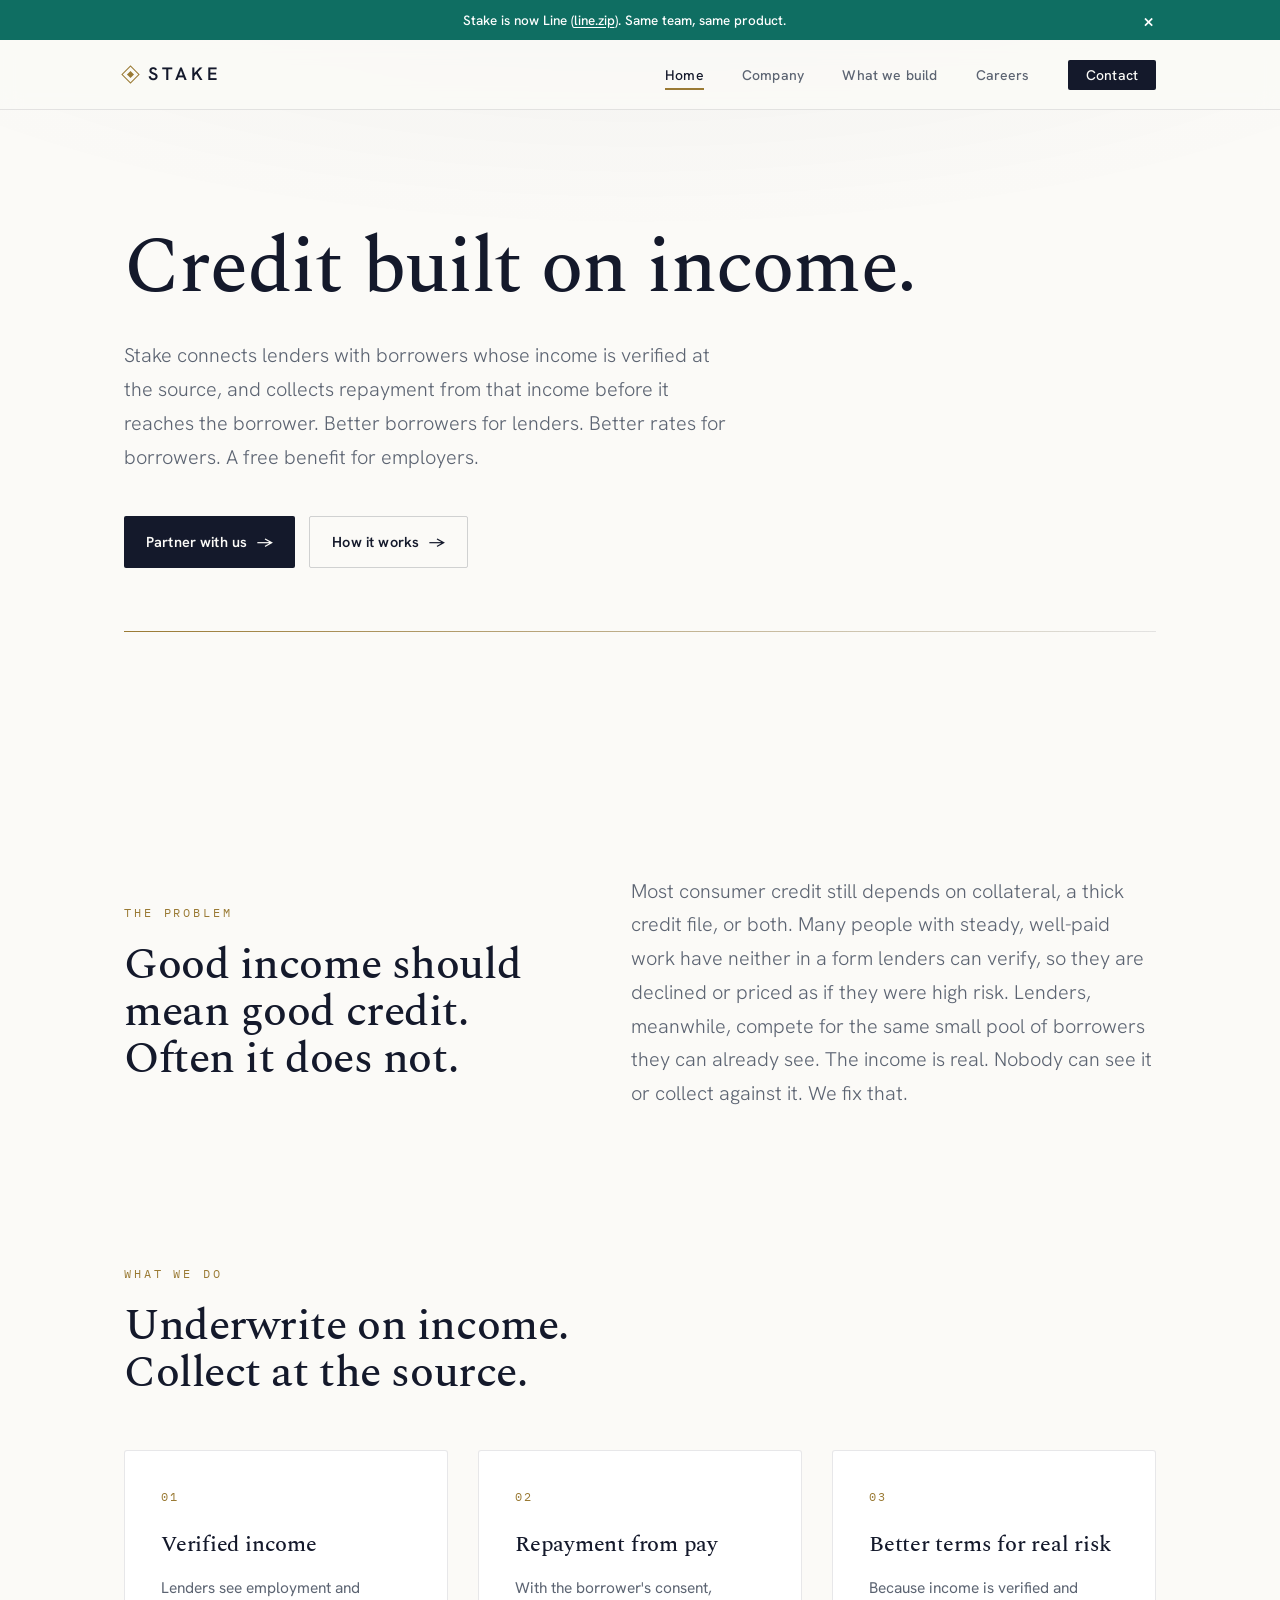
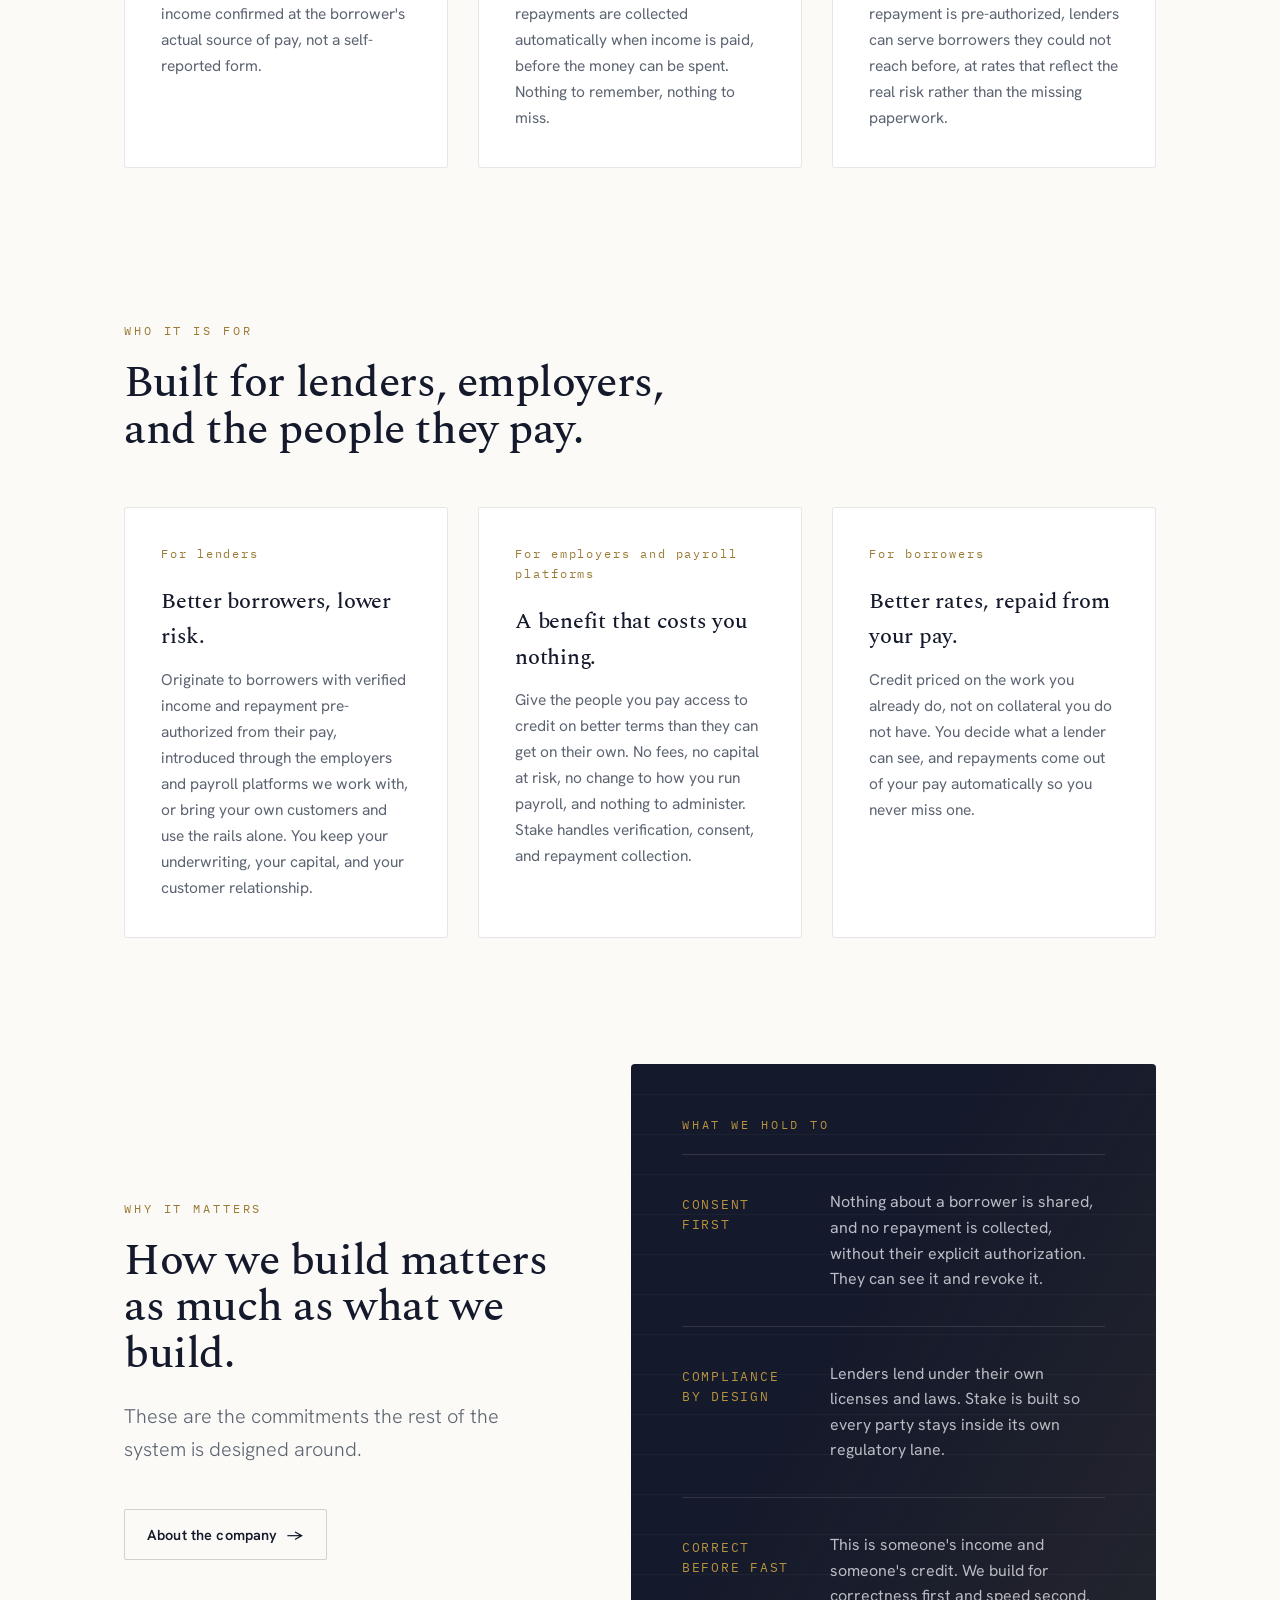
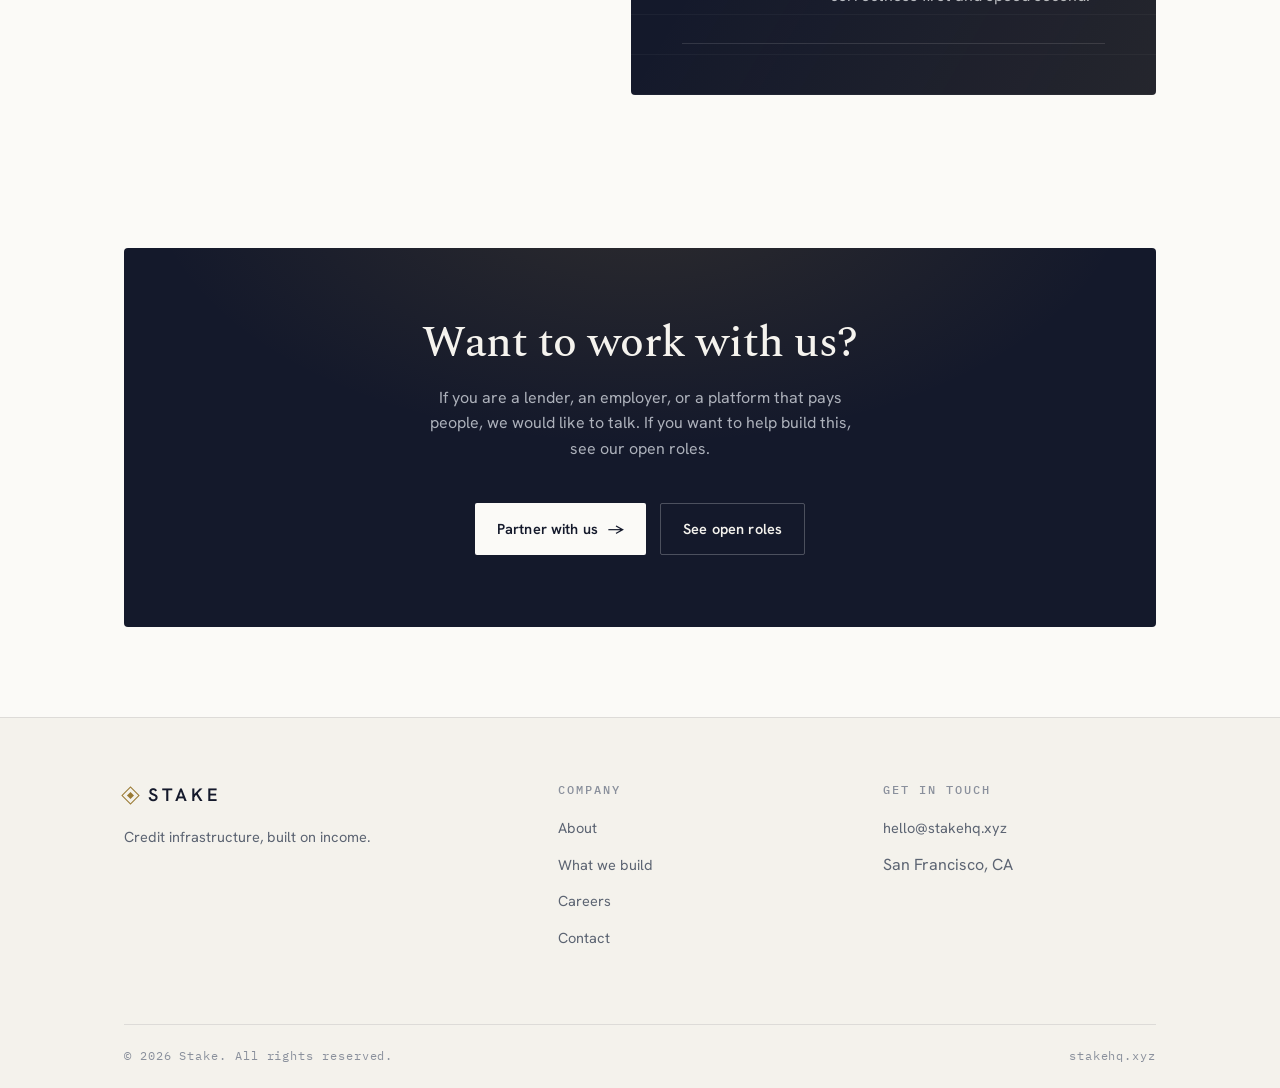
<file: index.html>
<!DOCTYPE html>
<html lang="en">
<head>
<meta charset="UTF-8" />
<meta name="viewport" content="width=device-width, initial-scale=1.0" />
<!-- Keep this site out of search results and AI training data. -->
<meta name="robots" content="noindex, nofollow, noarchive, nosnippet, noimageindex, nocache, noai, noimageai" />
<meta name="googlebot" content="noindex, nofollow, noarchive, nosnippet, noimageindex" />
<meta name="bingbot" content="noindex, nofollow, noarchive, nosnippet, noimageindex" />
<title>Stake | Credit built on income</title>
<meta name="description" content="Stake connects lenders with borrowers who have verified income and collects repayment from that income. Better credit for borrowers, better borrowers for lenders, and a free benefit for employers." />
<link rel="canonical" href="https://stakehq.xyz/" />
<meta property="og:title" content="Stake" />
<meta property="og:description" content="Credit infrastructure, built on income." />
<meta property="og:type" content="website" />
<meta property="og:url" content="https://stakehq.xyz/" />
<link rel="preconnect" href="https://fonts.googleapis.com" />
<link rel="preconnect" href="https://fonts.gstatic.com" crossorigin />
<link href="https://fonts.googleapis.com/css2?family=Hanken+Grotesk:wght@300;400;500;600&family=IBM+Plex+Mono:wght@400;500&family=Spectral:wght@400;500;600&display=swap" rel="stylesheet" />
<link rel="stylesheet" href="styles.css" />
</head>
<body>
  <script src="rename-banner.js"></script>

  <header class="site-header">
    <div class="wrap nav">
      <a class="brand" href="index.html"><span class="mark" aria-hidden="true"></span>Stake</a>
      <button class="nav-toggle" aria-label="Menu" aria-expanded="false" aria-controls="nav-links">
        <svg viewBox="0 0 24 24" fill="none" stroke="currentColor" stroke-width="1.6"><path d="M3 6h18M3 12h18M3 18h18"/></svg>
      </button>
      <ul class="nav-links" id="nav-links">
        <li><a href="index.html" aria-current="page">Home</a></li>
        <li><a href="about.html">Company</a></li>
        <li><a href="approach.html">What we build</a></li>
        <li><a href="careers.html">Careers</a></li>
        <li><a class="nav-cta" href="contact.html">Contact</a></li>
      </ul>
    </div>
  </header>

  <main>
    <!-- Hero -->
    <section class="wrap hero">
      <h1 class="display fade d2">Credit built on income.</h1>
      <p class="lede fade d3">Stake connects lenders with borrowers whose income is verified at the source, and collects repayment from that income before it reaches the borrower. Better borrowers for lenders. Better rates for borrowers. A free benefit for employers.</p>
      <div class="hero-actions fade d4">
        <a class="btn btn-primary" href="contact.html">Partner with us <span class="arrow" aria-hidden="true">→</span></a>
        <a class="btn btn-ghost" href="approach.html">How it works <span class="arrow" aria-hidden="true">→</span></a>
      </div>
      <div class="hairline" aria-hidden="true"></div>
    </section>

    <!-- The problem -->
    <section class="wrap section-tight">
      <div class="split">
        <div class="reveal">
          <p class="eyebrow">The problem</p>
          <h2 class="display">Good income should mean good credit. Often it does not.</h2>
        </div>
        <div class="reveal">
          <p class="lede" style="max-width:58ch">Most consumer credit still depends on collateral, a thick credit file, or both. Many people with steady, well-paid work have neither in a form lenders can verify, so they are declined or priced as if they were high risk. Lenders, meanwhile, compete for the same small pool of borrowers they can already see. The income is real. Nobody can see it or collect against it. We fix that.</p>
        </div>
      </div>
    </section>

    <!-- What we do -->
    <section class="wrap section">
      <div class="section-head reveal">
        <p class="eyebrow">What we do</p>
        <h2 class="display">Underwrite on income. Collect at the source.</h2>
      </div>
      <div class="grid grid-3">
        <div class="card reveal">
          <p class="idx">01</p>
          <h3>Verified income</h3>
          <p>Lenders see employment and income confirmed at the borrower's actual source of pay, not a self-reported form.</p>
        </div>
        <div class="card reveal">
          <p class="idx">02</p>
          <h3>Repayment from pay</h3>
          <p>With the borrower's consent, repayments are collected automatically when income is paid, before the money can be spent. Nothing to remember, nothing to miss.</p>
        </div>
        <div class="card reveal">
          <p class="idx">03</p>
          <h3>Better terms for real risk</h3>
          <p>Because income is verified and repayment is pre-authorized, lenders can serve borrowers they could not reach before, at rates that reflect the real risk rather than the missing paperwork.</p>
        </div>
      </div>
    </section>

    <!-- Who it's for -->
    <section class="wrap section-tight">
      <div class="section-head reveal">
        <p class="eyebrow">Who it is for</p>
        <h2 class="display">Built for lenders, employers, and the people they pay.</h2>
      </div>
      <div class="grid grid-3">
        <div class="card reveal">
          <p class="idx">For lenders</p>
          <h3>Better borrowers, lower risk.</h3>
          <p>Originate to borrowers with verified income and repayment pre-authorized from their pay, introduced through the employers and payroll platforms we work with, or bring your own customers and use the rails alone. You keep your underwriting, your capital, and your customer relationship.</p>
        </div>
        <div class="card reveal">
          <p class="idx">For employers and payroll platforms</p>
          <h3>A benefit that costs you nothing.</h3>
          <p>Give the people you pay access to credit on better terms than they can get on their own. No fees, no capital at risk, no change to how you run payroll, and nothing to administer. Stake handles verification, consent, and repayment collection.</p>
        </div>
        <div class="card reveal">
          <p class="idx">For borrowers</p>
          <h3>Better rates, repaid from your pay.</h3>
          <p>Credit priced on the work you already do, not on collateral you do not have. You decide what a lender can see, and repayments come out of your pay automatically so you never miss one.</p>
        </div>
      </div>
    </section>

    <!-- What we hold to -->
    <section class="wrap section-tight">
      <div class="split">
        <div class="reveal">
          <p class="eyebrow">Why it matters</p>
          <h2 class="display">How we build matters as much as what we build.</h2>
          <p class="lede" style="margin-top:22px">These are the commitments the rest of the system is designed around.</p>
          <div class="hero-actions">
            <a class="btn btn-ghost" href="about.html">About the company <span class="arrow" aria-hidden="true">→</span></a>
          </div>
        </div>
        <div class="panel reveal">
          <p class="eyebrow">What we hold to</p>
          <div class="rows" style="border-top:1px solid rgba(255,255,255,0.12)">
            <div class="row" style="border-color:rgba(255,255,255,0.12)">
              <div class="k" style="color:var(--brass-bright)">Consent first</div>
              <div class="v"><p style="color:rgba(232,236,243,0.78)">Nothing about a borrower is shared, and no repayment is collected, without their explicit authorization. They can see it and revoke it.</p></div>
            </div>
            <div class="row" style="border-color:rgba(255,255,255,0.12)">
              <div class="k" style="color:var(--brass-bright)">Compliance by design</div>
              <div class="v"><p style="color:rgba(232,236,243,0.78)">Lenders lend under their own licenses and laws. Stake is built so every party stays inside its own regulatory lane.</p></div>
            </div>
            <div class="row" style="border-color:rgba(255,255,255,0.12)">
              <div class="k" style="color:var(--brass-bright)">Correct before fast</div>
              <div class="v"><p style="color:rgba(232,236,243,0.78)">This is someone's income and someone's credit. We build for correctness first and speed second.</p></div>
            </div>
          </div>
        </div>
      </div>
    </section>

    <!-- CTA -->
    <section class="wrap section">
      <div class="cta-band reveal">
        <h2 class="display">Want to work with us?</h2>
        <p>If you are a lender, an employer, or a platform that pays people, we would like to talk. If you want to help build this, see our open roles.</p>
        <div class="hero-actions">
          <a class="btn btn-primary" href="contact.html" style="background:var(--paper);color:var(--ink)">Partner with us <span class="arrow" aria-hidden="true">→</span></a>
          <a class="btn btn-ghost" href="careers.html">See open roles</a>
        </div>
      </div>
    </section>
  </main>

  <footer class="site-footer">
    <div class="wrap">
      <div class="footer-top">
        <div>
          <a class="brand" href="index.html"><span class="mark" aria-hidden="true"></span>Stake</a>
          <p class="footer-blurb">Credit infrastructure, built on income.</p>
        </div>
        <div class="footer-col">
          <h4>Company</h4>
          <ul>
            <li><a href="about.html">About</a></li>
            <li><a href="approach.html">What we build</a></li>
            <li><a href="careers.html">Careers</a></li>
            <li><a href="contact.html">Contact</a></li>
          </ul>
        </div>
        <div class="footer-col">
          <h4>Get in touch</h4>
          <ul>
            <li><a href="mailto:hello@stakehq.xyz">hello@stakehq.xyz</a></li>
            <li><span style="color:var(--muted)">San Francisco, CA</span></li>
          </ul>
        </div>
      </div>
      <div class="footer-bottom">
        <span>&copy; 2026 Stake. All rights reserved.</span>
        <span>stakehq.xyz</span>
      </div>
    </div>
  </footer>

  <script src="main.js"></script>
</body>
</html>
</file>
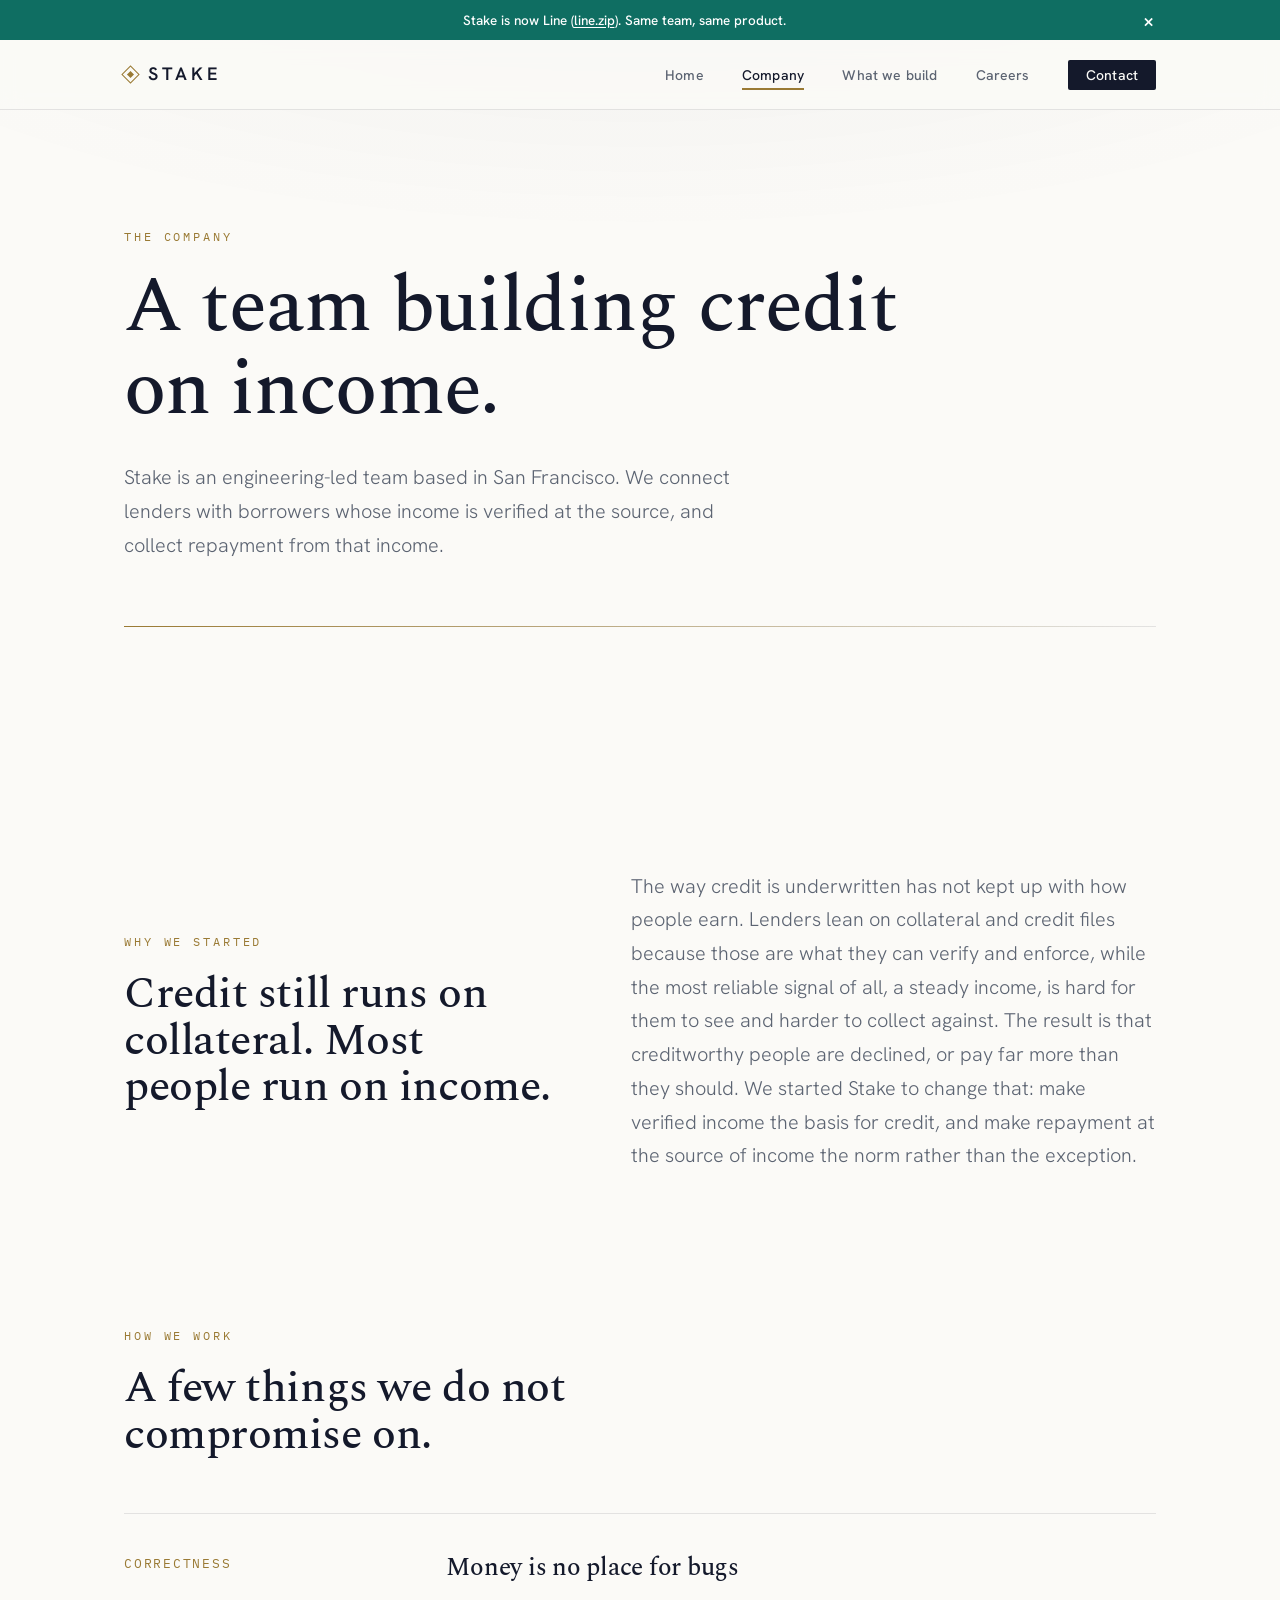
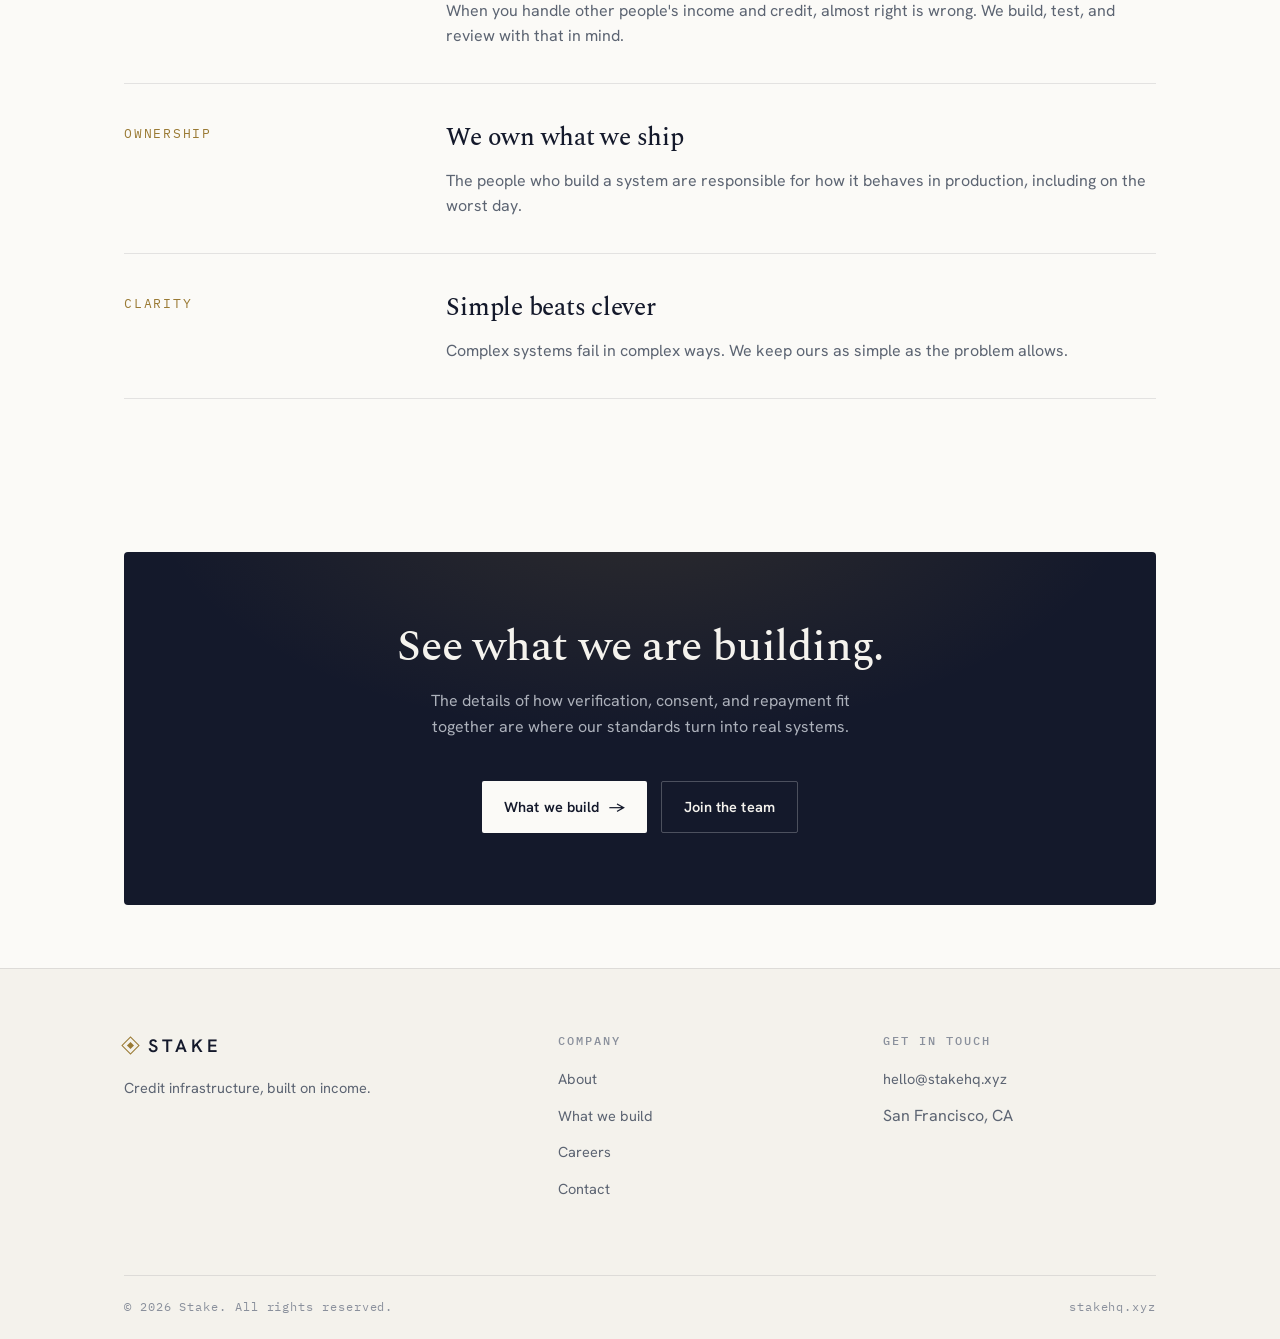
<file: about.html>
<!DOCTYPE html>
<html lang="en">
<head>
<meta charset="UTF-8" />
<meta name="viewport" content="width=device-width, initial-scale=1.0" />
<!-- Keep this site out of search results and AI training data. -->
<meta name="robots" content="noindex, nofollow, noarchive, nosnippet, noimageindex, nocache, noai, noimageai" />
<meta name="googlebot" content="noindex, nofollow, noarchive, nosnippet, noimageindex" />
<meta name="bingbot" content="noindex, nofollow, noarchive, nosnippet, noimageindex" />
<title>Company | Stake</title>
<meta name="description" content="Stake is a team in San Francisco that connects lenders with borrowers who have verified income and collects repayment from that income." />
<link rel="canonical" href="https://stakehq.xyz/about.html" />
<meta property="og:title" content="Company | Stake" />
<meta property="og:description" content="A team building credit on income." />
<meta property="og:type" content="website" />
<meta property="og:url" content="https://stakehq.xyz/about.html" />
<link rel="preconnect" href="https://fonts.googleapis.com" />
<link rel="preconnect" href="https://fonts.gstatic.com" crossorigin />
<link href="https://fonts.googleapis.com/css2?family=Hanken+Grotesk:wght@300;400;500;600&family=IBM+Plex+Mono:wght@400;500&family=Spectral:wght@400;500;600&display=swap" rel="stylesheet" />
<link rel="stylesheet" href="styles.css" />
</head>
<body>
  <script src="rename-banner.js"></script>

  <header class="site-header">
    <div class="wrap nav">
      <a class="brand" href="index.html"><span class="mark" aria-hidden="true"></span>Stake</a>
      <button class="nav-toggle" aria-label="Menu" aria-expanded="false" aria-controls="nav-links">
        <svg viewBox="0 0 24 24" fill="none" stroke="currentColor" stroke-width="1.6"><path d="M3 6h18M3 12h18M3 18h18"/></svg>
      </button>
      <ul class="nav-links" id="nav-links">
        <li><a href="index.html">Home</a></li>
        <li><a href="about.html" aria-current="page">Company</a></li>
        <li><a href="approach.html">What we build</a></li>
        <li><a href="careers.html">Careers</a></li>
        <li><a class="nav-cta" href="contact.html">Contact</a></li>
      </ul>
    </div>
  </header>

  <main>
    <!-- Hero -->
    <section class="wrap hero">
      <p class="eyebrow fade d1">The company</p>
      <h1 class="display fade d2">A team building credit<br />on income.</h1>
      <p class="lede fade d3">Stake is an engineering-led team based in San Francisco. We connect lenders with borrowers whose income is verified at the source, and collect repayment from that income.</p>
      <div class="hairline" aria-hidden="true"></div>
    </section>

    <!-- Mission -->
    <section class="wrap section-tight">
      <div class="split">
        <div class="reveal">
          <p class="eyebrow">Why we started</p>
          <h2 class="display">Credit still runs on collateral. Most people run on income.</h2>
        </div>
        <div class="reveal">
          <p class="lede" style="max-width:60ch">The way credit is underwritten has not kept up with how people earn. Lenders lean on collateral and credit files because those are what they can verify and enforce, while the most reliable signal of all, a steady income, is hard for them to see and harder to collect against. The result is that creditworthy people are declined, or pay far more than they should. We started Stake to change that: make verified income the basis for credit, and make repayment at the source of income the norm rather than the exception.</p>
        </div>
      </div>
    </section>

    <!-- Values -->
    <section class="wrap section">
      <div class="section-head reveal">
        <p class="eyebrow">How we work</p>
        <h2 class="display">A few things we do not compromise on.</h2>
      </div>
      <div class="rows reveal">
        <div class="row">
          <div class="k">Correctness</div>
          <div class="v">
            <h3>Money is no place for bugs</h3>
            <p>When you handle other people's income and credit, almost right is wrong. We build, test, and review with that in mind.</p>
          </div>
        </div>
        <div class="row">
          <div class="k">Ownership</div>
          <div class="v">
            <h3>We own what we ship</h3>
            <p>The people who build a system are responsible for how it behaves in production, including on the worst day.</p>
          </div>
        </div>
        <div class="row">
          <div class="k">Clarity</div>
          <div class="v">
            <h3>Simple beats clever</h3>
            <p>Complex systems fail in complex ways. We keep ours as simple as the problem allows.</p>
          </div>
        </div>
      </div>
    </section>

    <!-- CTA -->
    <section class="wrap section-tight">
      <div class="cta-band reveal">
        <h2 class="display">See what we are building.</h2>
        <p>The details of how verification, consent, and repayment fit together are where our standards turn into real systems.</p>
        <div class="hero-actions">
          <a class="btn btn-primary" href="approach.html" style="background:var(--paper);color:var(--ink)">What we build <span class="arrow" aria-hidden="true">→</span></a>
          <a class="btn btn-ghost" href="careers.html">Join the team</a>
        </div>
      </div>
    </section>
  </main>

  <footer class="site-footer">
    <div class="wrap">
      <div class="footer-top">
        <div>
          <a class="brand" href="index.html"><span class="mark" aria-hidden="true"></span>Stake</a>
          <p class="footer-blurb">Credit infrastructure, built on income.</p>
        </div>
        <div class="footer-col">
          <h4>Company</h4>
          <ul>
            <li><a href="about.html">About</a></li>
            <li><a href="approach.html">What we build</a></li>
            <li><a href="careers.html">Careers</a></li>
            <li><a href="contact.html">Contact</a></li>
          </ul>
        </div>
        <div class="footer-col">
          <h4>Get in touch</h4>
          <ul>
            <li><a href="mailto:hello@stakehq.xyz">hello@stakehq.xyz</a></li>
            <li><span style="color:var(--muted)">San Francisco, CA</span></li>
          </ul>
        </div>
      </div>
      <div class="footer-bottom">
        <span>&copy; 2026 Stake. All rights reserved.</span>
        <span>stakehq.xyz</span>
      </div>
    </div>
  </footer>

  <script src="main.js"></script>
</body>
</html>
</file>
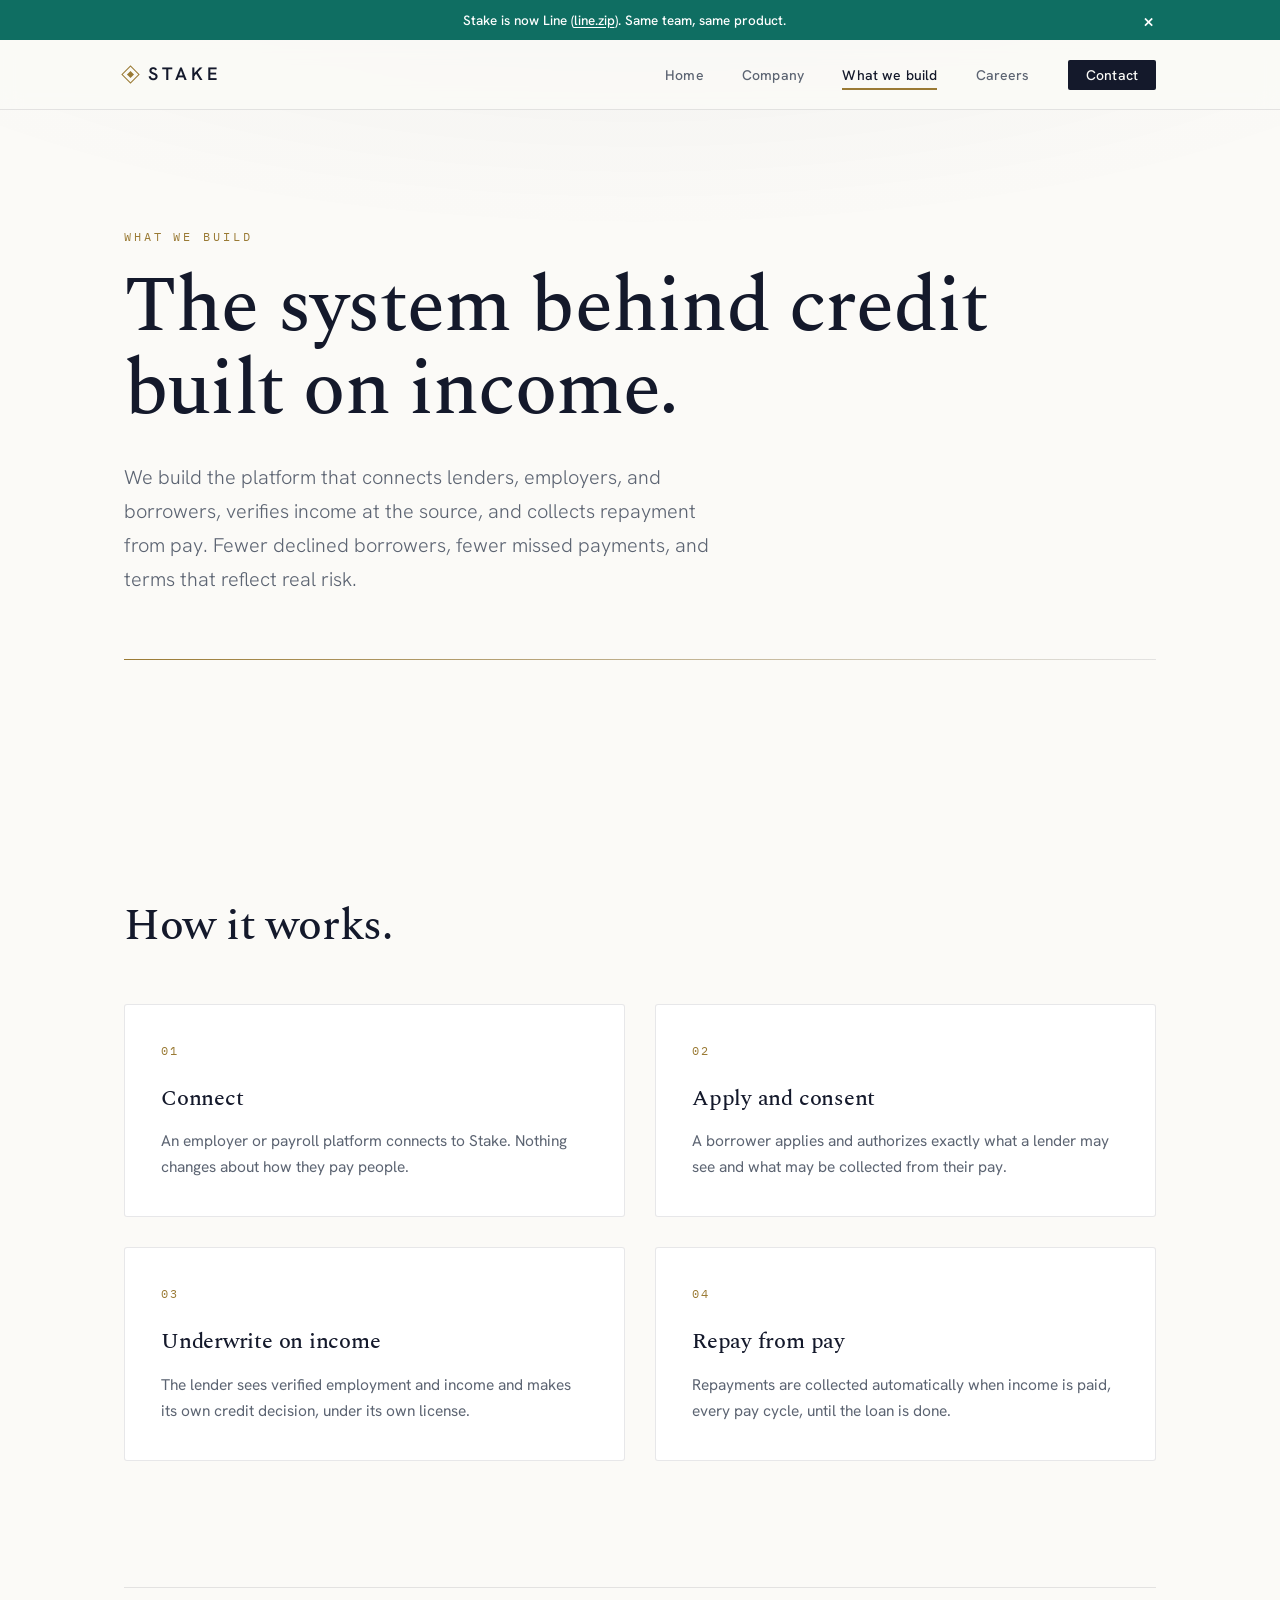
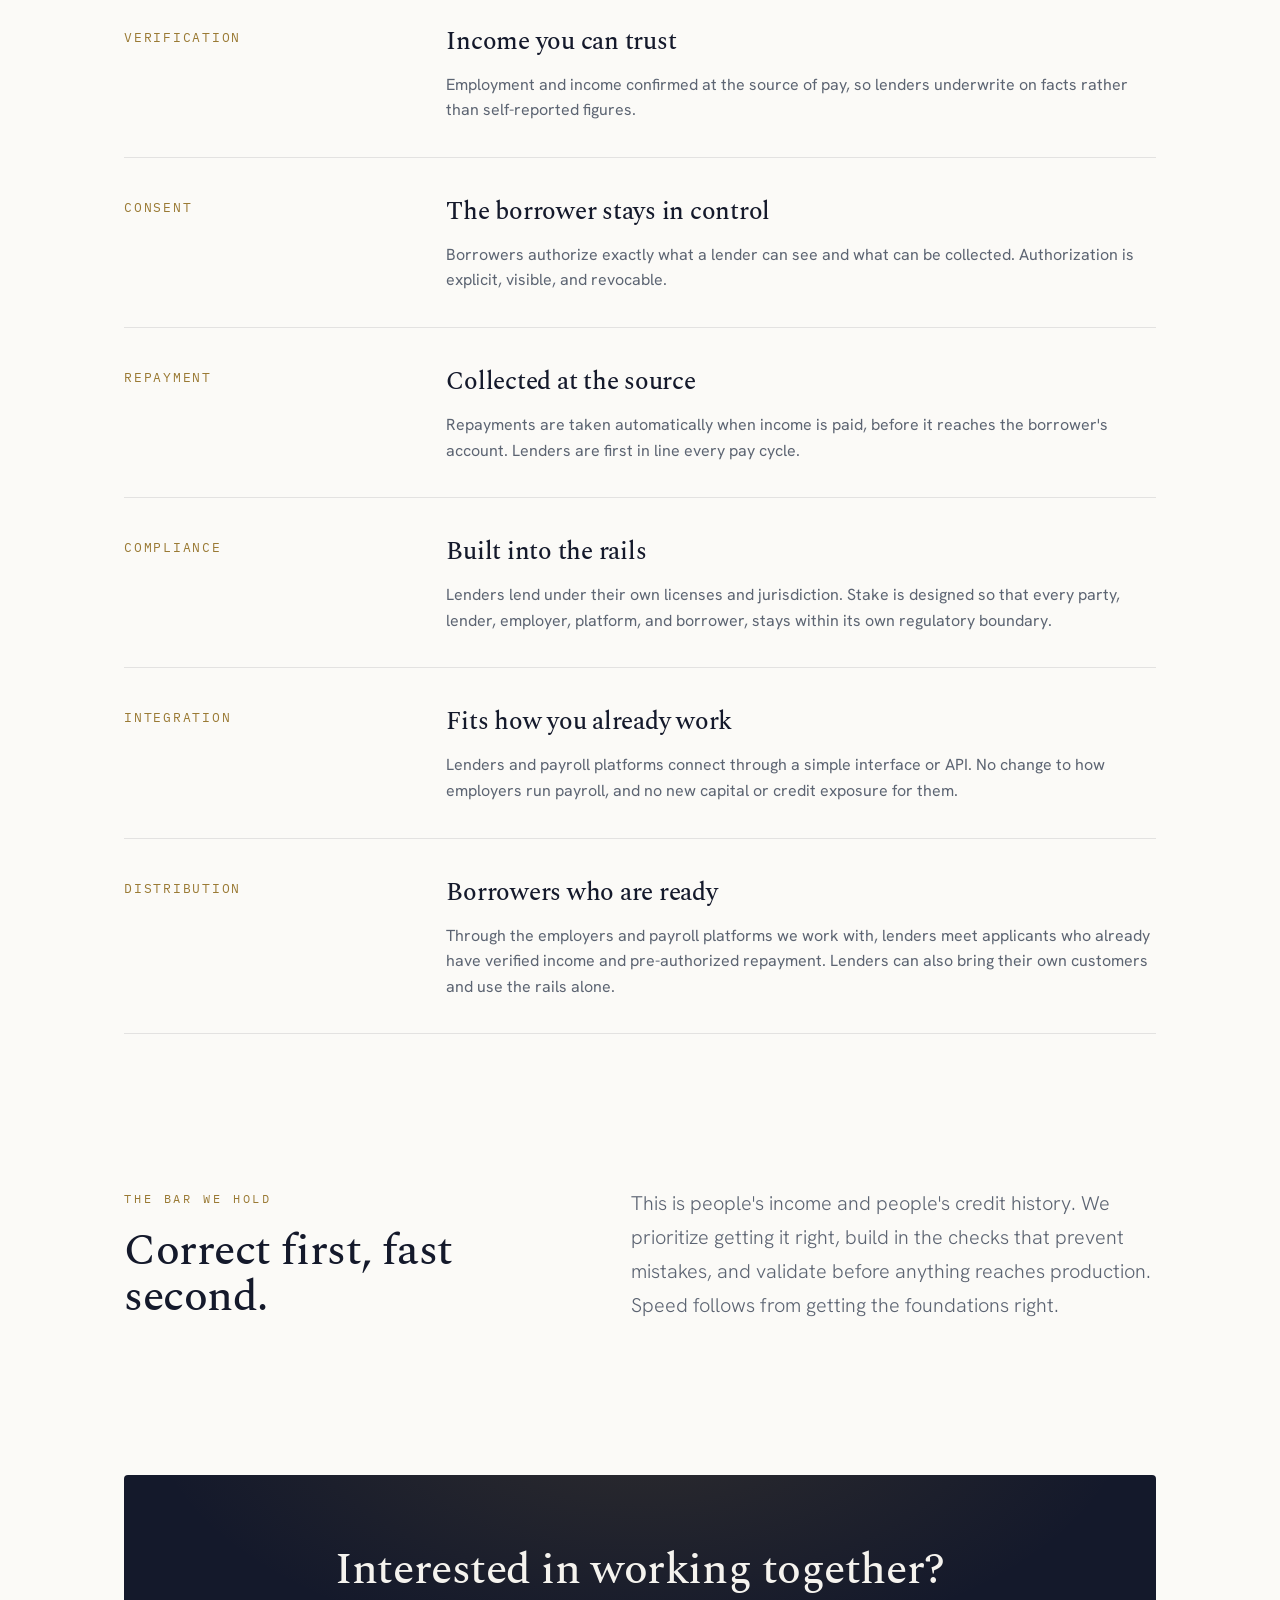
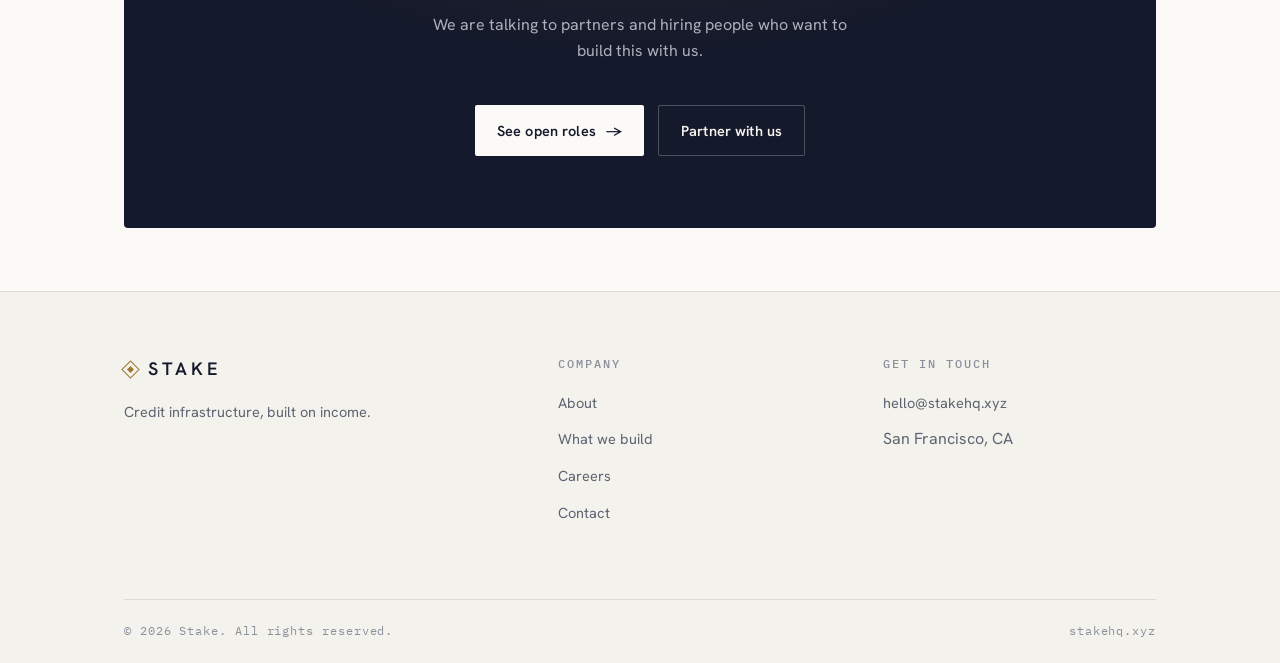
<file: approach.html>
<!DOCTYPE html>
<html lang="en">
<head>
<meta charset="UTF-8" />
<meta name="viewport" content="width=device-width, initial-scale=1.0" />
<!-- Keep this site out of search results and AI training data. -->
<meta name="robots" content="noindex, nofollow, noarchive, nosnippet, noimageindex, nocache, noai, noimageai" />
<meta name="googlebot" content="noindex, nofollow, noarchive, nosnippet, noimageindex" />
<meta name="bingbot" content="noindex, nofollow, noarchive, nosnippet, noimageindex" />
<title>What we build | Stake</title>
<meta name="description" content="How Stake works: employers and payroll platforms connect, borrowers consent, lenders underwrite on verified income, and repayment is collected from pay." />
<link rel="canonical" href="https://stakehq.xyz/approach.html" />
<meta property="og:title" content="What we build | Stake" />
<meta property="og:description" content="The system behind credit built on income." />
<meta property="og:type" content="website" />
<meta property="og:url" content="https://stakehq.xyz/approach.html" />
<link rel="preconnect" href="https://fonts.googleapis.com" />
<link rel="preconnect" href="https://fonts.gstatic.com" crossorigin />
<link href="https://fonts.googleapis.com/css2?family=Hanken+Grotesk:wght@300;400;500;600&family=IBM+Plex+Mono:wght@400;500&family=Spectral:wght@400;500;600&display=swap" rel="stylesheet" />
<link rel="stylesheet" href="styles.css" />
</head>
<body>
  <script src="rename-banner.js"></script>

  <header class="site-header">
    <div class="wrap nav">
      <a class="brand" href="index.html"><span class="mark" aria-hidden="true"></span>Stake</a>
      <button class="nav-toggle" aria-label="Menu" aria-expanded="false" aria-controls="nav-links">
        <svg viewBox="0 0 24 24" fill="none" stroke="currentColor" stroke-width="1.6"><path d="M3 6h18M3 12h18M3 18h18"/></svg>
      </button>
      <ul class="nav-links" id="nav-links">
        <li><a href="index.html">Home</a></li>
        <li><a href="about.html">Company</a></li>
        <li><a href="approach.html" aria-current="page">What we build</a></li>
        <li><a href="careers.html">Careers</a></li>
        <li><a class="nav-cta" href="contact.html">Contact</a></li>
      </ul>
    </div>
  </header>

  <main>
    <!-- Hero -->
    <section class="wrap hero">
      <p class="eyebrow fade d1">What we build</p>
      <h1 class="display fade d2">The system behind credit<br />built on income.</h1>
      <p class="lede fade d3">We build the platform that connects lenders, employers, and borrowers, verifies income at the source, and collects repayment from pay. Fewer declined borrowers, fewer missed payments, and terms that reflect real risk.</p>
      <div class="hairline" aria-hidden="true"></div>
    </section>

    <!-- How it works -->
    <section class="wrap section-tight">
      <div class="section-head reveal">
        <h2 class="display">How it works.</h2>
      </div>
      <div class="grid grid-2">
        <div class="card reveal">
          <p class="idx">01</p>
          <h3>Connect</h3>
          <p>An employer or payroll platform connects to Stake. Nothing changes about how they pay people.</p>
        </div>
        <div class="card reveal">
          <p class="idx">02</p>
          <h3>Apply and consent</h3>
          <p>A borrower applies and authorizes exactly what a lender may see and what may be collected from their pay.</p>
        </div>
        <div class="card reveal">
          <p class="idx">03</p>
          <h3>Underwrite on income</h3>
          <p>The lender sees verified employment and income and makes its own credit decision, under its own license.</p>
        </div>
        <div class="card reveal">
          <p class="idx">04</p>
          <h3>Repay from pay</h3>
          <p>Repayments are collected automatically when income is paid, every pay cycle, until the loan is done.</p>
        </div>
      </div>
    </section>

    <!-- Capabilities -->
    <section class="wrap section-tight">
      <div class="rows reveal">
        <div class="row">
          <div class="k">Verification</div>
          <div class="v">
            <h3>Income you can trust</h3>
            <p>Employment and income confirmed at the source of pay, so lenders underwrite on facts rather than self-reported figures.</p>
          </div>
        </div>
        <div class="row">
          <div class="k">Consent</div>
          <div class="v">
            <h3>The borrower stays in control</h3>
            <p>Borrowers authorize exactly what a lender can see and what can be collected. Authorization is explicit, visible, and revocable.</p>
          </div>
        </div>
        <div class="row">
          <div class="k">Repayment</div>
          <div class="v">
            <h3>Collected at the source</h3>
            <p>Repayments are taken automatically when income is paid, before it reaches the borrower's account. Lenders are first in line every pay cycle.</p>
          </div>
        </div>
        <div class="row">
          <div class="k">Compliance</div>
          <div class="v">
            <h3>Built into the rails</h3>
            <p>Lenders lend under their own licenses and jurisdiction. Stake is designed so that every party, lender, employer, platform, and borrower, stays within its own regulatory boundary.</p>
          </div>
        </div>
        <div class="row">
          <div class="k">Integration</div>
          <div class="v">
            <h3>Fits how you already work</h3>
            <p>Lenders and payroll platforms connect through a simple interface or API. No change to how employers run payroll, and no new capital or credit exposure for them.</p>
          </div>
        </div>
        <div class="row">
          <div class="k">Distribution</div>
          <div class="v">
            <h3>Borrowers who are ready</h3>
            <p>Through the employers and payroll platforms we work with, lenders meet applicants who already have verified income and pre-authorized repayment. Lenders can also bring their own customers and use the rails alone.</p>
          </div>
        </div>
      </div>
    </section>

    <!-- Standards -->
    <section class="wrap section">
      <div class="split">
        <div class="reveal">
          <p class="eyebrow">The bar we hold</p>
          <h2 class="display">Correct first, fast second.</h2>
        </div>
        <div class="reveal">
          <p class="lede" style="max-width:60ch">This is people's income and people's credit history. We prioritize getting it right, build in the checks that prevent mistakes, and validate before anything reaches production. Speed follows from getting the foundations right.</p>
        </div>
      </div>
    </section>

    <!-- CTA -->
    <section class="wrap section-tight">
      <div class="cta-band reveal">
        <h2 class="display">Interested in working together?</h2>
        <p>We are talking to partners and hiring people who want to build this with us.</p>
        <div class="hero-actions">
          <a class="btn btn-primary" href="careers.html" style="background:var(--paper);color:var(--ink)">See open roles <span class="arrow" aria-hidden="true">→</span></a>
          <a class="btn btn-ghost" href="contact.html">Partner with us</a>
        </div>
      </div>
    </section>
  </main>

  <footer class="site-footer">
    <div class="wrap">
      <div class="footer-top">
        <div>
          <a class="brand" href="index.html"><span class="mark" aria-hidden="true"></span>Stake</a>
          <p class="footer-blurb">Credit infrastructure, built on income.</p>
        </div>
        <div class="footer-col">
          <h4>Company</h4>
          <ul>
            <li><a href="about.html">About</a></li>
            <li><a href="approach.html">What we build</a></li>
            <li><a href="careers.html">Careers</a></li>
            <li><a href="contact.html">Contact</a></li>
          </ul>
        </div>
        <div class="footer-col">
          <h4>Get in touch</h4>
          <ul>
            <li><a href="mailto:hello@stakehq.xyz">hello@stakehq.xyz</a></li>
            <li><span style="color:var(--muted)">San Francisco, CA</span></li>
          </ul>
        </div>
      </div>
      <div class="footer-bottom">
        <span>&copy; 2026 Stake. All rights reserved.</span>
        <span>stakehq.xyz</span>
      </div>
    </div>
  </footer>

  <script src="main.js"></script>
</body>
</html>
</file>
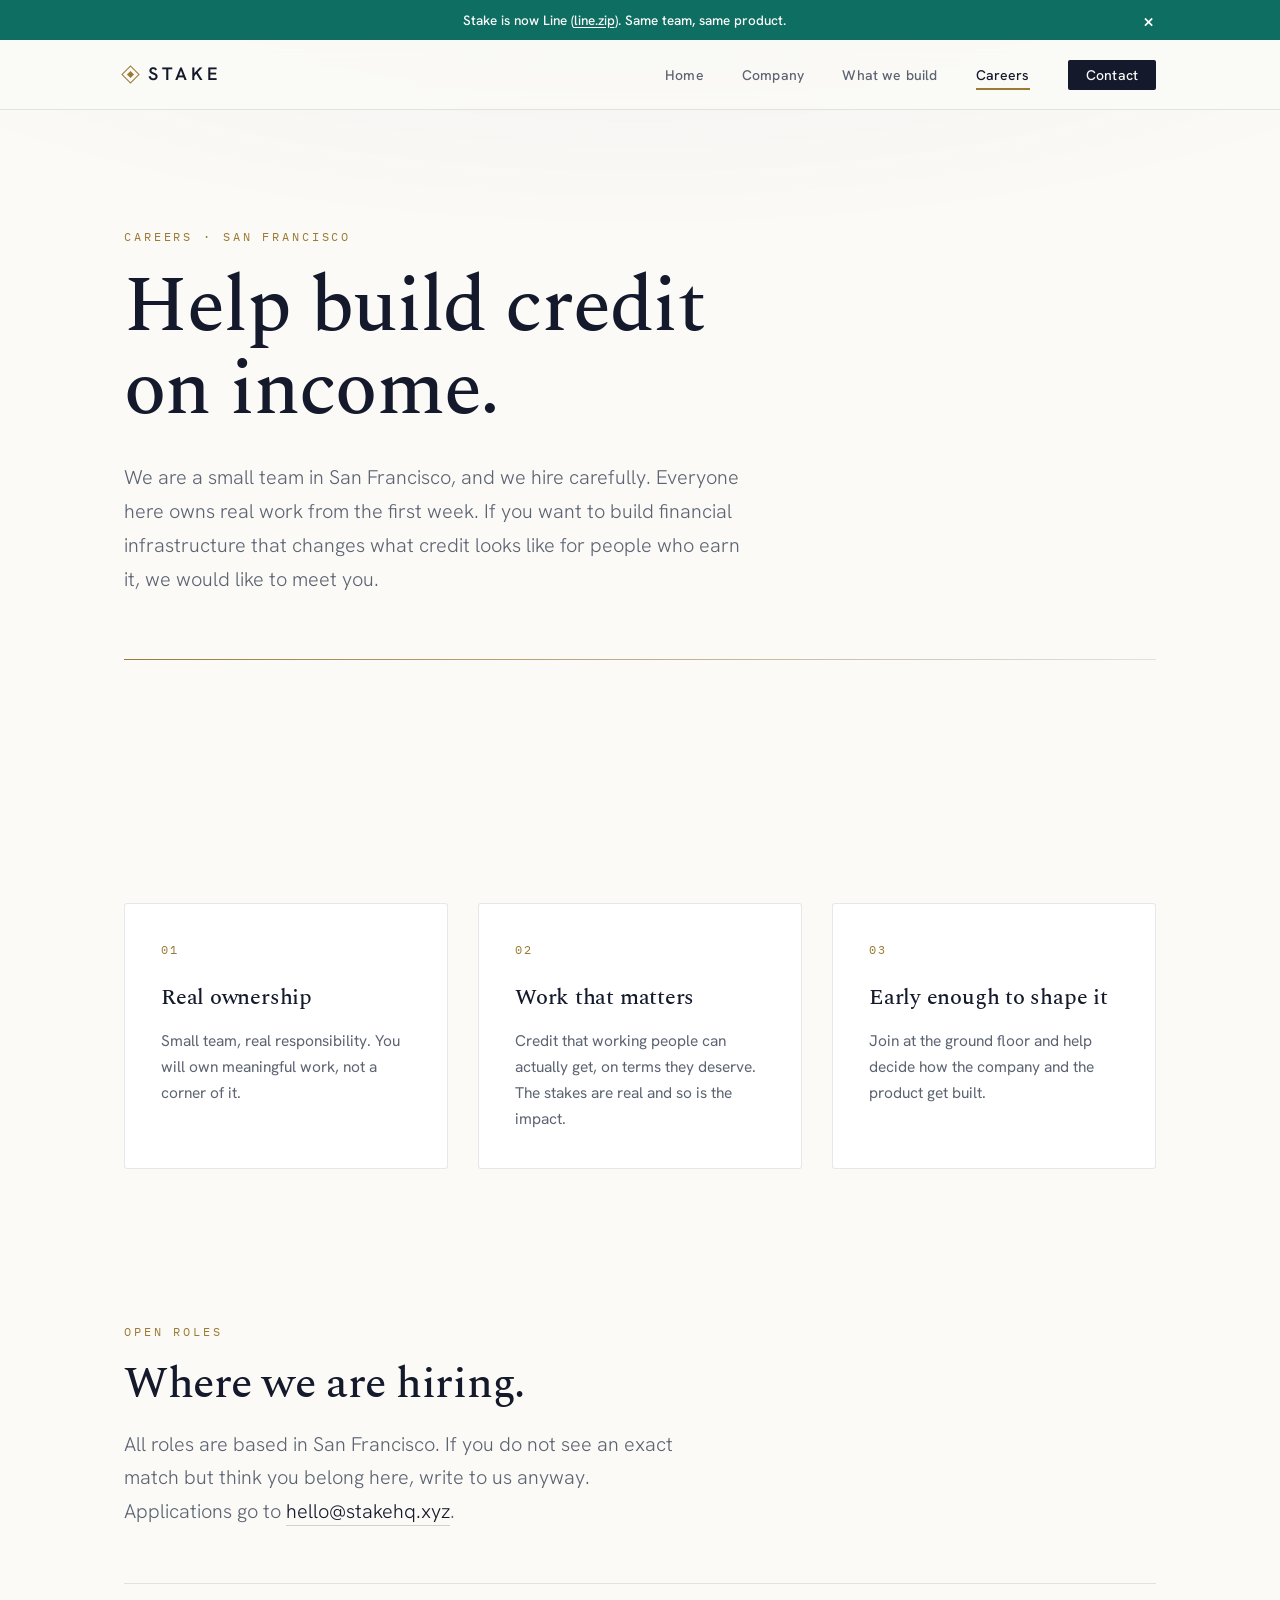
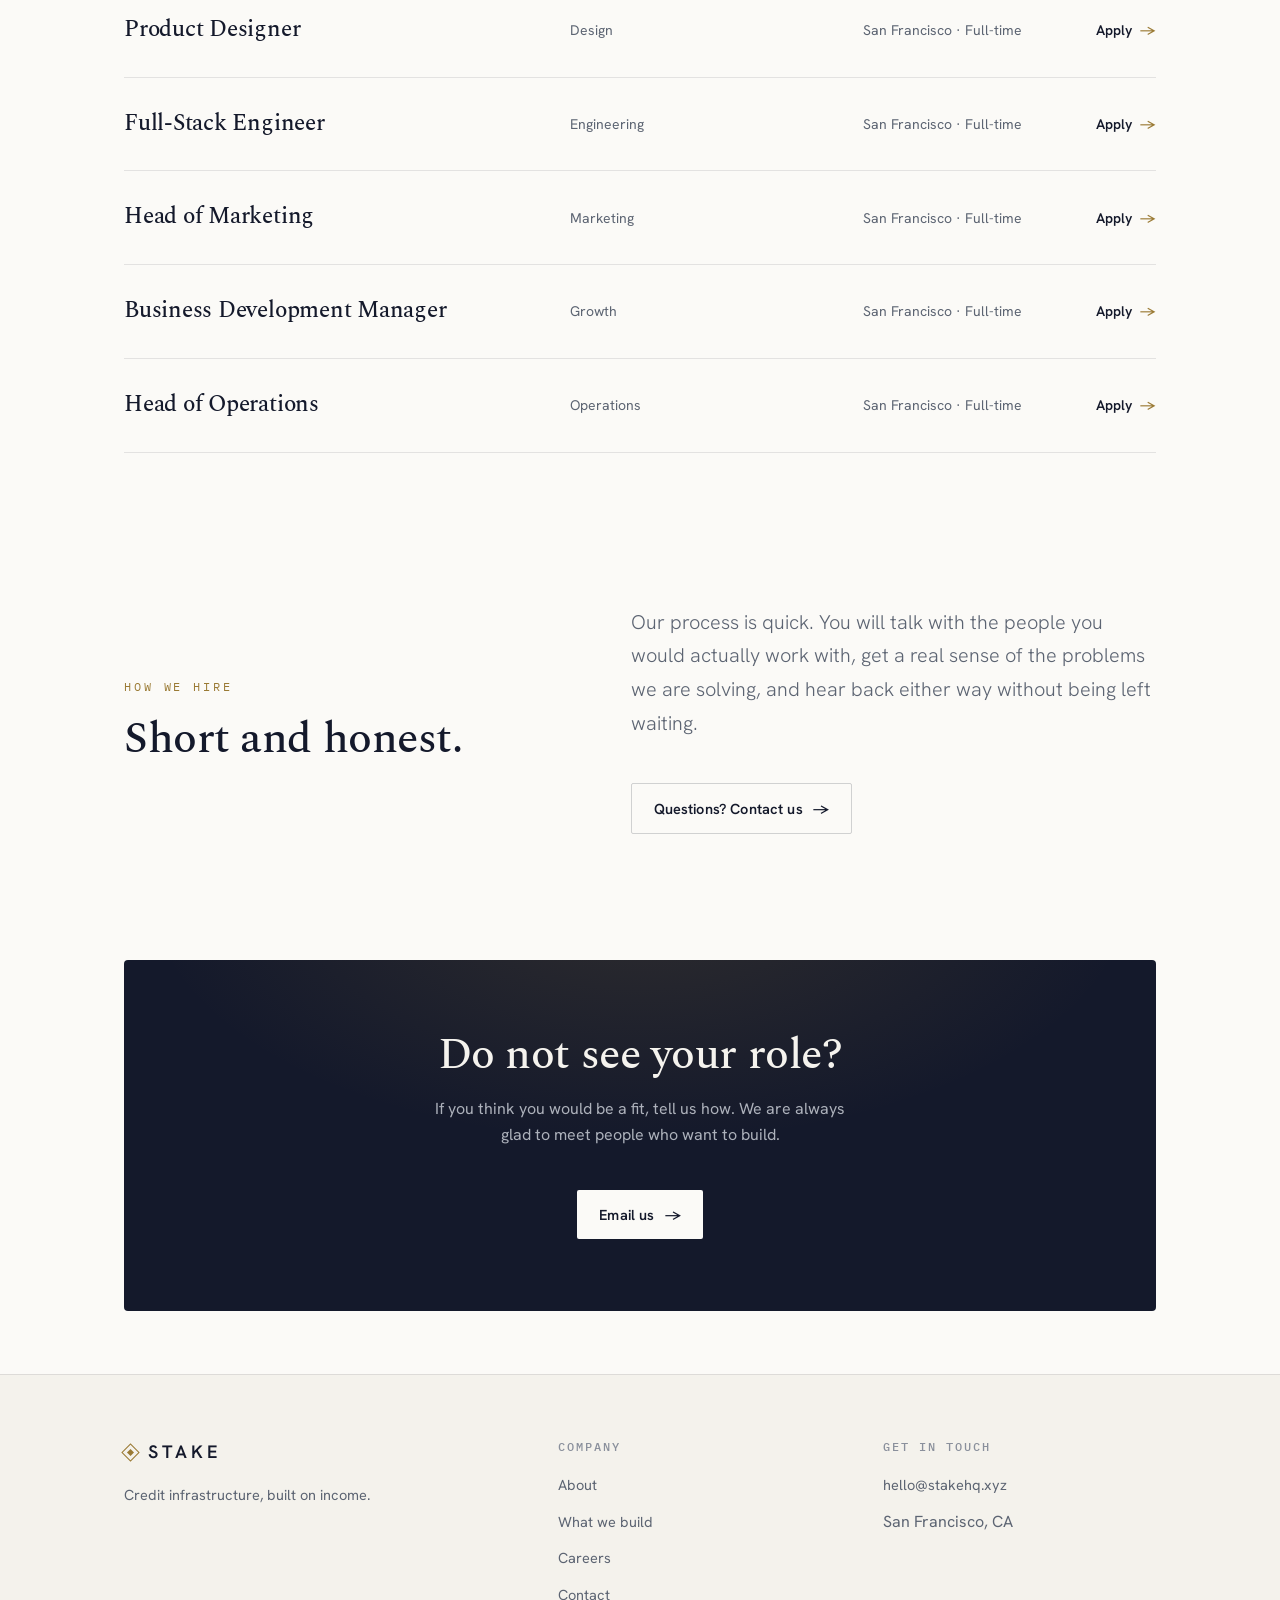
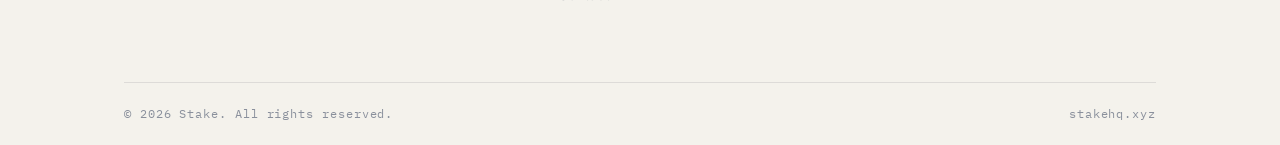
<file: careers.html>
<!DOCTYPE html>
<html lang="en">
<head>
<meta charset="UTF-8" />
<meta name="viewport" content="width=device-width, initial-scale=1.0" />
<!-- Keep this site out of search results and AI training data. -->
<meta name="robots" content="noindex, nofollow, noarchive, nosnippet, noimageindex, nocache, noai, noimageai" />
<meta name="googlebot" content="noindex, nofollow, noarchive, nosnippet, noimageindex" />
<meta name="bingbot" content="noindex, nofollow, noarchive, nosnippet, noimageindex" />
<title>Careers | Stake</title>
<meta name="description" content="Open roles at Stake. Join a small team in San Francisco building credit on income." />
<link rel="canonical" href="https://stakehq.xyz/careers.html" />
<meta property="og:title" content="Careers | Stake" />
<meta property="og:description" content="Open roles at Stake in San Francisco." />
<meta property="og:type" content="website" />
<meta property="og:url" content="https://stakehq.xyz/careers.html" />
<link rel="preconnect" href="https://fonts.googleapis.com" />
<link rel="preconnect" href="https://fonts.gstatic.com" crossorigin />
<link href="https://fonts.googleapis.com/css2?family=Hanken+Grotesk:wght@300;400;500;600&family=IBM+Plex+Mono:wght@400;500&family=Spectral:wght@400;500;600&display=swap" rel="stylesheet" />
<link rel="stylesheet" href="styles.css" />
</head>
<body>
  <script src="rename-banner.js"></script>

  <header class="site-header">
    <div class="wrap nav">
      <a class="brand" href="index.html"><span class="mark" aria-hidden="true"></span>Stake</a>
      <button class="nav-toggle" aria-label="Menu" aria-expanded="false" aria-controls="nav-links">
        <svg viewBox="0 0 24 24" fill="none" stroke="currentColor" stroke-width="1.6"><path d="M3 6h18M3 12h18M3 18h18"/></svg>
      </button>
      <ul class="nav-links" id="nav-links">
        <li><a href="index.html">Home</a></li>
        <li><a href="about.html">Company</a></li>
        <li><a href="approach.html">What we build</a></li>
        <li><a href="careers.html" aria-current="page">Careers</a></li>
        <li><a class="nav-cta" href="contact.html">Contact</a></li>
      </ul>
    </div>
  </header>

  <main>
    <!-- Hero -->
    <section class="wrap hero">
      <p class="eyebrow fade d1">Careers · San Francisco</p>
      <h1 class="display fade d2">Help build credit<br />on income.</h1>
      <p class="lede fade d3">We are a small team in San Francisco, and we hire carefully. Everyone here owns real work from the first week. If you want to build financial infrastructure that changes what credit looks like for people who earn it, we would like to meet you.</p>
      <div class="hairline" aria-hidden="true"></div>
    </section>

    <!-- Why join -->
    <section class="wrap section-tight">
      <div class="grid grid-3">
        <div class="card reveal">
          <p class="idx">01</p>
          <h3>Real ownership</h3>
          <p>Small team, real responsibility. You will own meaningful work, not a corner of it.</p>
        </div>
        <div class="card reveal">
          <p class="idx">02</p>
          <h3>Work that matters</h3>
          <p>Credit that working people can actually get, on terms they deserve. The stakes are real and so is the impact.</p>
        </div>
        <div class="card reveal">
          <p class="idx">03</p>
          <h3>Early enough to shape it</h3>
          <p>Join at the ground floor and help decide how the company and the product get built.</p>
        </div>
      </div>
    </section>

    <!-- Open roles -->
    <section class="wrap section">
      <div class="section-head reveal">
        <p class="eyebrow">Open roles</p>
        <h2 class="display">Where we are hiring.</h2>
        <p class="lede" style="margin-top:20px">All roles are based in San Francisco. If you do not see an exact match but think you belong here, write to us anyway. Applications go to <a href="mailto:hello@stakehq.xyz" style="color:var(--ink);text-decoration:none;border-bottom:1px solid var(--line-strong);padding-bottom:1px">hello@stakehq.xyz</a>.</p>
      </div>

      <div class="reveal">
        <div class="role">
          <div class="title">Product Designer</div>
          <div class="meta">Design</div>
          <div class="meta">San Francisco · Full-time</div>
          <a class="apply" href="mailto:hello@stakehq.xyz?subject=Product%20Designer%20application">Apply <span class="arrow" aria-hidden="true">→</span></a>
        </div>
        <div class="role">
          <div class="title">Full-Stack Engineer</div>
          <div class="meta">Engineering</div>
          <div class="meta">San Francisco · Full-time</div>
          <a class="apply" href="mailto:hello@stakehq.xyz?subject=Full-Stack%20Engineer%20application">Apply <span class="arrow" aria-hidden="true">→</span></a>
        </div>
        <div class="role">
          <div class="title">Head of Marketing</div>
          <div class="meta">Marketing</div>
          <div class="meta">San Francisco · Full-time</div>
          <a class="apply" href="mailto:hello@stakehq.xyz?subject=Head%20of%20Marketing%20application">Apply <span class="arrow" aria-hidden="true">→</span></a>
        </div>
        <div class="role">
          <div class="title">Business Development Manager</div>
          <div class="meta">Growth</div>
          <div class="meta">San Francisco · Full-time</div>
          <a class="apply" href="mailto:hello@stakehq.xyz?subject=Business%20Development%20Manager%20application">Apply <span class="arrow" aria-hidden="true">→</span></a>
        </div>
        <div class="role">
          <div class="title">Head of Operations</div>
          <div class="meta">Operations</div>
          <div class="meta">San Francisco · Full-time</div>
          <a class="apply" href="mailto:hello@stakehq.xyz?subject=Head%20of%20Operations%20application">Apply <span class="arrow" aria-hidden="true">→</span></a>
        </div>
      </div>
    </section>

    <!-- Hiring process -->
    <section class="wrap section-tight">
      <div class="split">
        <div class="reveal">
          <p class="eyebrow">How we hire</p>
          <h2 class="display">Short and honest.</h2>
        </div>
        <div class="reveal">
          <p class="lede" style="max-width:60ch">Our process is quick. You will talk with the people you would actually work with, get a real sense of the problems we are solving, and hear back either way without being left waiting.</p>
          <div class="hero-actions">
            <a class="btn btn-ghost" href="contact.html">Questions? Contact us <span class="arrow" aria-hidden="true">→</span></a>
          </div>
        </div>
      </div>
    </section>

    <!-- CTA -->
    <section class="wrap section-tight">
      <div class="cta-band reveal">
        <h2 class="display">Do not see your role?</h2>
        <p>If you think you would be a fit, tell us how. We are always glad to meet people who want to build.</p>
        <div class="hero-actions">
          <a class="btn btn-primary" href="mailto:hello@stakehq.xyz?subject=General%20interest" style="background:var(--paper);color:var(--ink)">Email us <span class="arrow" aria-hidden="true">→</span></a>
        </div>
      </div>
    </section>
  </main>

  <footer class="site-footer">
    <div class="wrap">
      <div class="footer-top">
        <div>
          <a class="brand" href="index.html"><span class="mark" aria-hidden="true"></span>Stake</a>
          <p class="footer-blurb">Credit infrastructure, built on income.</p>
        </div>
        <div class="footer-col">
          <h4>Company</h4>
          <ul>
            <li><a href="about.html">About</a></li>
            <li><a href="approach.html">What we build</a></li>
            <li><a href="careers.html">Careers</a></li>
            <li><a href="contact.html">Contact</a></li>
          </ul>
        </div>
        <div class="footer-col">
          <h4>Get in touch</h4>
          <ul>
            <li><a href="mailto:hello@stakehq.xyz">hello@stakehq.xyz</a></li>
            <li><span style="color:var(--muted)">San Francisco, CA</span></li>
          </ul>
        </div>
      </div>
      <div class="footer-bottom">
        <span>&copy; 2026 Stake. All rights reserved.</span>
        <span>stakehq.xyz</span>
      </div>
    </div>
  </footer>

  <script src="main.js"></script>
</body>
</html>
</file>
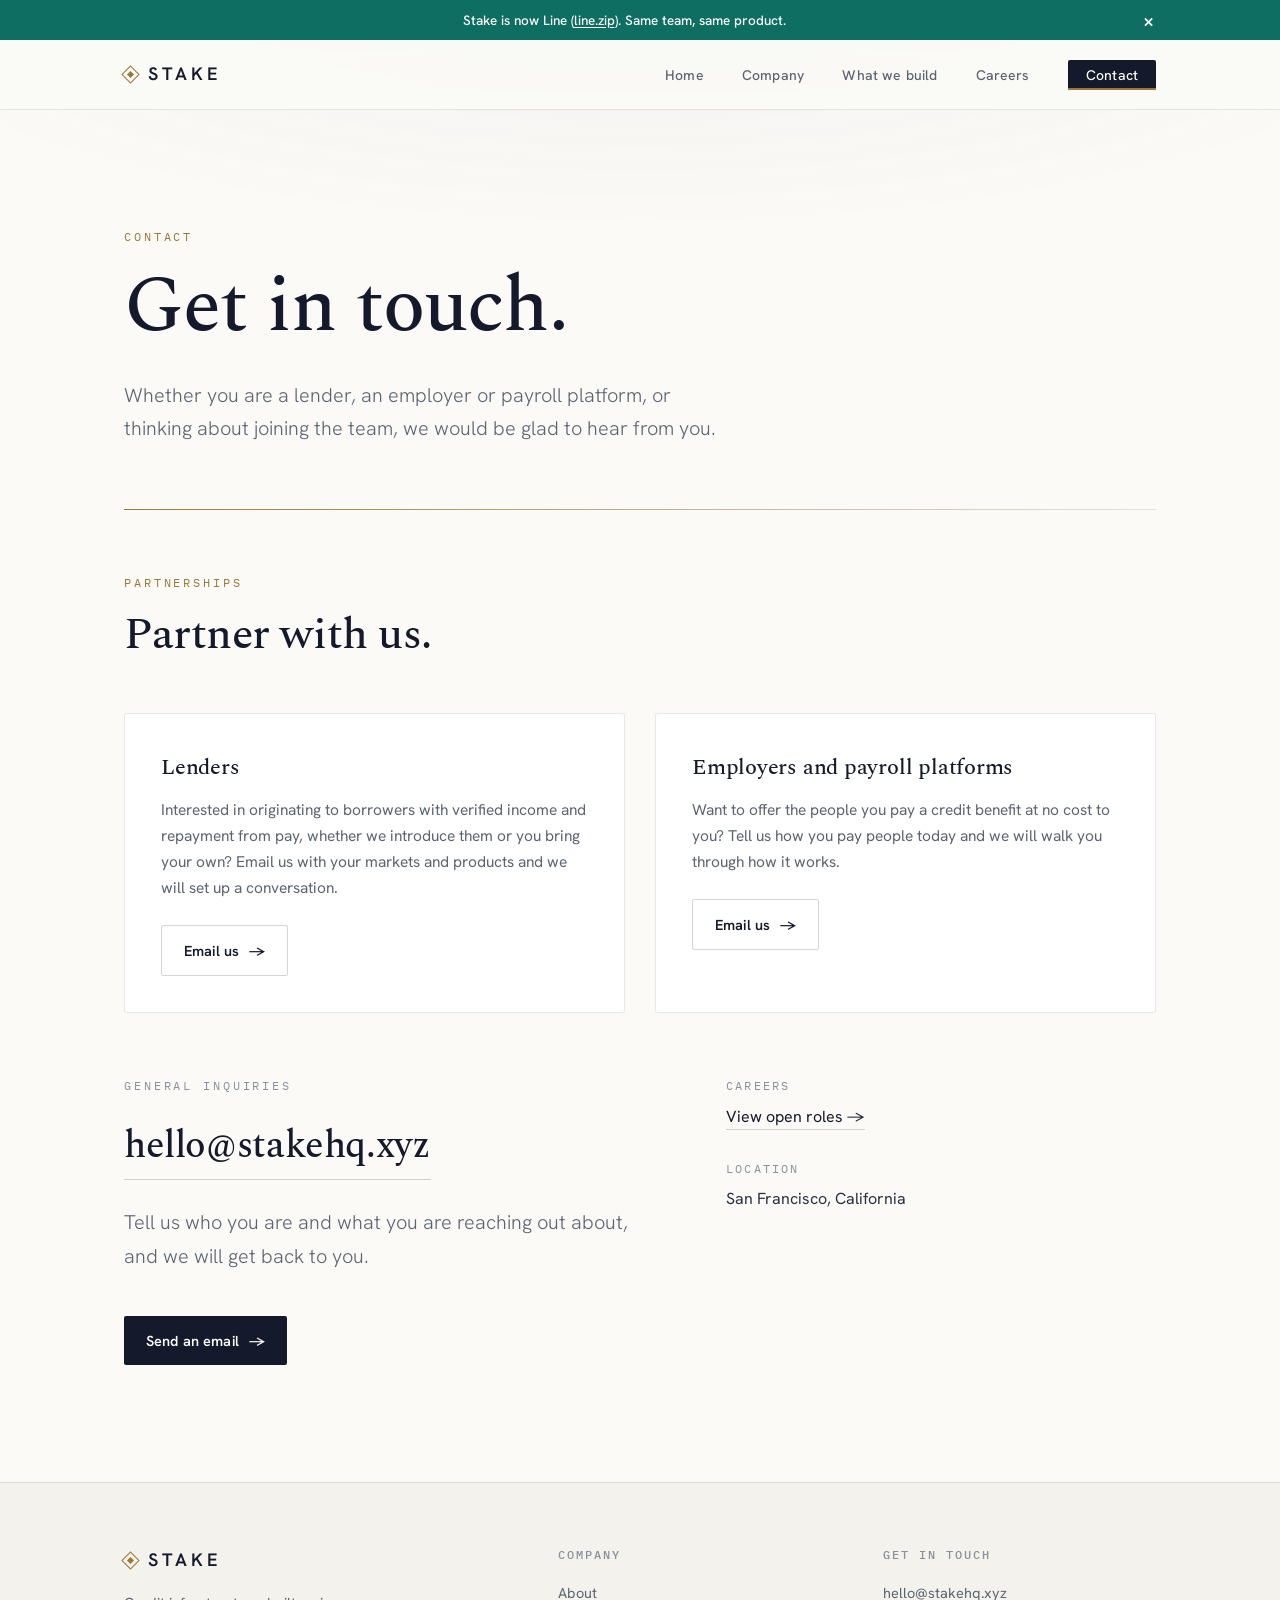
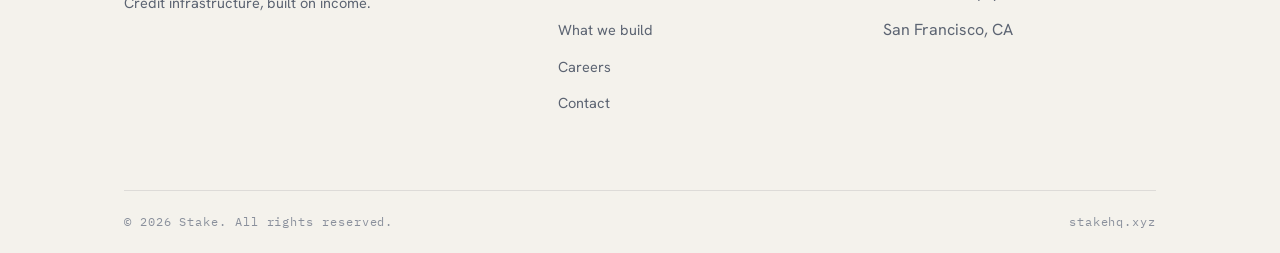
<file: contact.html>
<!DOCTYPE html>
<html lang="en">
<head>
<meta charset="UTF-8" />
<meta name="viewport" content="width=device-width, initial-scale=1.0" />
<!-- Keep this site out of search results and AI training data. -->
<meta name="robots" content="noindex, nofollow, noarchive, nosnippet, noimageindex, nocache, noai, noimageai" />
<meta name="googlebot" content="noindex, nofollow, noarchive, nosnippet, noimageindex" />
<meta name="bingbot" content="noindex, nofollow, noarchive, nosnippet, noimageindex" />
<title>Contact | Stake</title>
<meta name="description" content="Get in touch with Stake. Partnerships for lenders, employers, and payroll platforms." />
<link rel="canonical" href="https://stakehq.xyz/contact.html" />
<meta property="og:title" content="Contact | Stake" />
<meta property="og:description" content="Partnerships for lenders, employers, and payroll platforms." />
<meta property="og:type" content="website" />
<meta property="og:url" content="https://stakehq.xyz/contact.html" />
<link rel="preconnect" href="https://fonts.googleapis.com" />
<link rel="preconnect" href="https://fonts.gstatic.com" crossorigin />
<link href="https://fonts.googleapis.com/css2?family=Hanken+Grotesk:wght@300;400;500;600&family=IBM+Plex+Mono:wght@400;500&family=Spectral:wght@400;500;600&display=swap" rel="stylesheet" />
<link rel="stylesheet" href="styles.css" />
</head>
<body>
  <script src="rename-banner.js"></script>

  <header class="site-header">
    <div class="wrap nav">
      <a class="brand" href="index.html"><span class="mark" aria-hidden="true"></span>Stake</a>
      <button class="nav-toggle" aria-label="Menu" aria-expanded="false" aria-controls="nav-links">
        <svg viewBox="0 0 24 24" fill="none" stroke="currentColor" stroke-width="1.6"><path d="M3 6h18M3 12h18M3 18h18"/></svg>
      </button>
      <ul class="nav-links" id="nav-links">
        <li><a href="index.html">Home</a></li>
        <li><a href="about.html">Company</a></li>
        <li><a href="approach.html">What we build</a></li>
        <li><a href="careers.html">Careers</a></li>
        <li><a class="nav-cta" href="contact.html" aria-current="page">Contact</a></li>
      </ul>
    </div>
  </header>

  <main>
    <section class="wrap hero">
      <p class="eyebrow fade d1">Contact</p>
      <h1 class="display fade d2">Get in touch.</h1>
      <p class="lede fade d3">Whether you are a lender, an employer or payroll platform, or thinking about joining the team, we would be glad to hear from you.</p>
      <div class="hairline" aria-hidden="true"></div>

      <div class="section-head reveal">
        <p class="eyebrow">Partnerships</p>
        <h2 class="display">Partner with us.</h2>
      </div>
      <div class="grid grid-2" style="margin-bottom:clamp(48px, 7vh, 80px)">
        <div class="card reveal">
          <h3>Lenders</h3>
          <p>Interested in originating to borrowers with verified income and repayment from pay, whether we introduce them or you bring your own? Email us with your markets and products and we will set up a conversation.</p>
          <div class="hero-actions" style="margin-top:24px">
            <a class="btn btn-ghost" href="mailto:hello@stakehq.xyz?subject=Partnership%20-%20Lender">Email us <span class="arrow" aria-hidden="true">→</span></a>
          </div>
        </div>
        <div class="card reveal">
          <h3>Employers and payroll platforms</h3>
          <p>Want to offer the people you pay a credit benefit at no cost to you? Tell us how you pay people today and we will walk you through how it works.</p>
          <div class="hero-actions" style="margin-top:24px">
            <a class="btn btn-ghost" href="mailto:hello@stakehq.xyz?subject=Partnership%20-%20Employer%20or%20payroll%20platform">Email us <span class="arrow" aria-hidden="true">→</span></a>
          </div>
        </div>
      </div>

      <div class="contact-grid">
        <div class="reveal">
          <p class="eyebrow" style="color:var(--muted-dim)">General inquiries</p>
          <a class="contact-link" href="mailto:hello@stakehq.xyz">hello@stakehq.xyz</a>
          <p class="lede" style="margin-top:26px;max-width:48ch">Tell us who you are and what you are reaching out about, and we will get back to you.</p>
          <div class="hero-actions">
            <a class="btn btn-primary" href="mailto:hello@stakehq.xyz?subject=Hello%20Stake">Send an email <span class="arrow" aria-hidden="true">→</span></a>
          </div>
        </div>

        <div class="reveal">
          <div class="info-block">
            <div class="k">Careers</div>
            <div class="v"><a href="careers.html" style="color:var(--ink);text-decoration:none;border-bottom:1px solid var(--line-strong);padding-bottom:2px">View open roles →</a></div>
          </div>
          <div class="info-block">
            <div class="k">Location</div>
            <div class="v">San Francisco, California</div>
          </div>
        </div>
      </div>
    </section>
  </main>

  <footer class="site-footer">
    <div class="wrap">
      <div class="footer-top">
        <div>
          <a class="brand" href="index.html"><span class="mark" aria-hidden="true"></span>Stake</a>
          <p class="footer-blurb">Credit infrastructure, built on income.</p>
        </div>
        <div class="footer-col">
          <h4>Company</h4>
          <ul>
            <li><a href="about.html">About</a></li>
            <li><a href="approach.html">What we build</a></li>
            <li><a href="careers.html">Careers</a></li>
            <li><a href="contact.html">Contact</a></li>
          </ul>
        </div>
        <div class="footer-col">
          <h4>Get in touch</h4>
          <ul>
            <li><a href="mailto:hello@stakehq.xyz">hello@stakehq.xyz</a></li>
            <li><span style="color:var(--muted)">San Francisco, CA</span></li>
          </ul>
        </div>
      </div>
      <div class="footer-bottom">
        <span>&copy; 2026 Stake. All rights reserved.</span>
        <span>stakehq.xyz</span>
      </div>
    </div>
  </footer>

  <script src="main.js"></script>
</body>
</html>
</file>
<file: styles.css>
/* ============================================================
   Stake shared stylesheet
   Light, institutional identity for stakehq.xyz
   ============================================================ */

:root {
  /* Surfaces */
  --paper: #FBFAF7;
  --paper-2: #F4F2EC;
  --card: #FFFFFF;

  /* Ink */
  --ink: #14192B;
  --ink-2: #1E2440;
  --text: #2A3040;
  --muted: #5C6472;
  --muted-dim: #8A909C;

  /* Lines */
  --line: rgba(20, 25, 43, 0.10);
  --line-soft: rgba(20, 25, 43, 0.06);
  --line-strong: rgba(20, 25, 43, 0.18);

  /* Accents */
  --navy: #1B2545;
  --brass: #9A7A34;
  --brass-bright: #B8933F;
  --brass-soft: rgba(154, 122, 52, 0.14);

  /* Type */
  --serif: "Spectral", Georgia, "Times New Roman", serif;
  --sans: "Hanken Grotesk", system-ui, -apple-system, sans-serif;
  --mono: "IBM Plex Mono", ui-monospace, monospace;

  --maxw: 1160px;
  --pad: clamp(24px, 5vw, 72px);
}

* { box-sizing: border-box; margin: 0; padding: 0; }

html {
  -webkit-font-smoothing: antialiased;
  text-rendering: optimizeLegibility;
  scroll-behavior: smooth;
}

body {
  background: var(--paper);
  color: var(--text);
  font-family: var(--sans);
  font-weight: 400;
  line-height: 1.6;
  min-height: 100vh;
  min-height: 100dvh;
  display: flex;
  flex-direction: column;
  position: relative;
  overflow-x: hidden;
}

/* Faint ledger grid + top glow for depth */
body::before {
  content: "";
  position: fixed;
  inset: 0;
  background:
    radial-gradient(120% 60% at 50% -10%, rgba(27, 37, 69, 0.05), transparent 60%);
  pointer-events: none;
  z-index: 0;
}

.wrap {
  width: 100%;
  max-width: var(--maxw);
  margin-inline: auto;
  padding-inline: var(--pad);
  position: relative;
  z-index: 1;
}

a { color: inherit; }

/* ---------- Header / Nav ---------- */
.site-header {
  border-bottom: 1px solid var(--line);
  background: rgba(251, 250, 247, 0.82);
  backdrop-filter: saturate(140%) blur(10px);
  position: sticky;
  top: 0;
  z-index: 50;
}

.nav {
  display: flex;
  align-items: center;
  justify-content: space-between;
  gap: 20px;
  padding-block: 20px;
}

.brand {
  font-family: var(--sans);
  font-size: 18px;
  font-weight: 600;
  letter-spacing: 0.22em;
  text-transform: uppercase;
  color: var(--ink);
  text-decoration: none;
  display: inline-flex;
  align-items: center;
  gap: 11px;
}

.brand .mark {
  width: 13px;
  height: 13px;
  border: 1.5px solid var(--brass);
  transform: rotate(45deg);
  position: relative;
}
.brand .mark::after {
  content: "";
  position: absolute;
  inset: 3px;
  background: var(--brass);
}

.nav-links {
  display: flex;
  align-items: center;
  gap: clamp(18px, 3vw, 40px);
  list-style: none;
}

.nav-links a {
  font-size: 14px;
  font-weight: 500;
  letter-spacing: 0.01em;
  color: var(--muted);
  text-decoration: none;
  padding-block: 6px;
  position: relative;
  transition: color 0.25s ease;
}
.nav-links a:hover { color: var(--ink); }

.nav-links a[aria-current="page"] {
  color: var(--ink);
}
.nav-links a[aria-current="page"]::after {
  content: "";
  position: absolute;
  left: 0;
  right: 0;
  bottom: 0;
  height: 1.5px;
  background: var(--brass);
}

.nav-cta {
  font-family: var(--sans);
  font-size: 13.5px;
  font-weight: 600;
  letter-spacing: 0.02em;
  color: var(--paper) !important;
  background: var(--ink);
  padding: 10px 18px;
  border-radius: 2px;
  text-decoration: none;
  transition: background 0.25s ease, transform 0.25s ease;
}
.nav-cta:hover { background: var(--navy); transform: translateY(-1px); }

.nav-toggle {
  display: none;
  background: none;
  border: 1px solid var(--line-strong);
  border-radius: 2px;
  width: 40px;
  height: 38px;
  cursor: pointer;
  color: var(--ink);
  align-items: center;
  justify-content: center;
}
.nav-toggle svg { width: 20px; height: 20px; }

@media (max-width: 780px) {
  .nav-toggle { display: inline-flex; }
  .nav-links {
    position: fixed;
    inset: 73px 0 auto 0;
    flex-direction: column;
    align-items: stretch;
    gap: 0;
    background: var(--paper);
    border-bottom: 1px solid var(--line);
    padding: 8px var(--pad) 20px;
    box-shadow: 0 24px 40px -28px rgba(20, 25, 43, 0.4);
    transform: translateY(-12px);
    opacity: 0;
    pointer-events: none;
    transition: opacity 0.25s ease, transform 0.25s ease;
  }
  .nav-links.open {
    transform: translateY(0);
    opacity: 1;
    pointer-events: auto;
  }
  .nav-links li { border-bottom: 1px solid var(--line-soft); }
  .nav-links li:last-child { border-bottom: none; padding-top: 12px; }
  .nav-links a { display: block; padding-block: 14px; font-size: 16px; }
  .nav-links a[aria-current="page"]::after { display: none; }
  .nav-cta { display: inline-block; text-align: center; }
}

/* ---------- Shared type ---------- */
.eyebrow {
  font-family: var(--mono);
  font-size: 12px;
  letter-spacing: 0.24em;
  text-transform: uppercase;
  color: var(--brass);
  margin-bottom: 20px;
}

.display {
  font-family: var(--serif);
  font-weight: 500;
  line-height: 1.06;
  letter-spacing: -0.01em;
  color: var(--ink);
}

h1.display { font-size: clamp(40px, 6.2vw, 78px); }
h2.display { font-size: clamp(28px, 3.6vw, 44px); }
h3.display { font-size: clamp(21px, 2.2vw, 27px); }

.lede {
  font-size: clamp(17px, 1.55vw, 20px);
  font-weight: 300;
  color: var(--muted);
  line-height: 1.7;
  max-width: 56ch;
}

/* ---------- Buttons ---------- */
.btn {
  display: inline-flex;
  align-items: center;
  gap: 10px;
  font-size: 14.5px;
  font-weight: 600;
  letter-spacing: 0.01em;
  text-decoration: none;
  padding: 13px 22px;
  border-radius: 2px;
  transition: background 0.25s ease, color 0.25s ease, border-color 0.25s ease, transform 0.25s ease;
}
.btn .arrow { transition: transform 0.3s cubic-bezier(0.22, 1, 0.36, 1); }
.btn:hover .arrow { transform: translateX(4px); }

.btn-primary { background: var(--ink); color: var(--paper); }
.btn-primary:hover { background: var(--navy); transform: translateY(-1px); }

.btn-ghost {
  background: transparent;
  color: var(--ink);
  border: 1px solid var(--line-strong);
}
.btn-ghost:hover { border-color: var(--ink); background: var(--card); }

/* ---------- Sections ---------- */
main { flex: 1 0 auto; position: relative; z-index: 1; }

.section { padding-block: clamp(64px, 10vh, 128px); }
.section-tight { padding-block: clamp(48px, 7vh, 88px); }

.section-head { max-width: 62ch; margin-bottom: clamp(40px, 6vh, 64px); }
.section-head .lede { margin-top: 22px; }

.divider {
  height: 1px;
  background: var(--line);
  border: none;
}

/* Hero */
.hero { padding-block: clamp(72px, 13vh, 168px); }
.hero .lede { margin-top: 30px; }
.hero-actions {
  display: flex;
  flex-wrap: wrap;
  gap: 14px;
  margin-top: 42px;
}

.hairline {
  height: 1px;
  background: linear-gradient(to right, var(--brass), var(--line));
  margin-block: clamp(44px, 7vh, 72px);
  transform-origin: left center;
  transform: scaleX(0);
  animation: draw 1.1s cubic-bezier(0.22, 1, 0.36, 1) 0.3s forwards;
}
@keyframes draw { to { transform: scaleX(1); } }

/* Card grids */
.grid {
  display: grid;
  gap: clamp(20px, 2.4vw, 30px);
}
.grid-3 { grid-template-columns: repeat(3, 1fr); }
.grid-2 { grid-template-columns: repeat(2, 1fr); }

@media (max-width: 860px) {
  .grid-3 { grid-template-columns: 1fr; }
  .grid-2 { grid-template-columns: 1fr; }
}

.card {
  background: var(--card);
  border: 1px solid var(--line);
  border-radius: 3px;
  padding: clamp(26px, 3vw, 36px);
  position: relative;
  transition: border-color 0.3s ease, transform 0.3s ease, box-shadow 0.3s ease;
}
.card:hover {
  border-color: var(--line-strong);
  transform: translateY(-3px);
  box-shadow: 0 30px 50px -40px rgba(20, 25, 43, 0.45);
}

.card .idx {
  font-family: var(--mono);
  font-size: 12px;
  letter-spacing: 0.16em;
  color: var(--brass);
  margin-bottom: 20px;
}
.card h3 {
  font-family: var(--serif);
  font-size: 22px;
  font-weight: 500;
  color: var(--ink);
  margin-bottom: 12px;
  letter-spacing: -0.01em;
}
.card p { font-size: 15.5px; color: var(--muted); line-height: 1.68; }

/* Stat / principle rows */
.stat-row {
  display: grid;
  grid-template-columns: repeat(3, 1fr);
  gap: clamp(20px, 3vw, 40px);
}
@media (max-width: 720px) { .stat-row { grid-template-columns: 1fr; gap: 32px; } }

.stat .num {
  font-family: var(--serif);
  font-size: clamp(34px, 4.4vw, 52px);
  font-weight: 500;
  color: var(--ink);
  line-height: 1;
  letter-spacing: -0.02em;
}
.stat .cap {
  margin-top: 14px;
  font-size: 14.5px;
  color: var(--muted);
  max-width: 32ch;
}

/* Feature split */
.split {
  display: grid;
  grid-template-columns: 0.9fr 1.1fr;
  gap: clamp(32px, 6vw, 80px);
  align-items: center;
}
@media (max-width: 860px) { .split { grid-template-columns: 1fr; gap: 32px; } }

.panel {
  background: var(--ink);
  border-radius: 4px;
  padding: clamp(32px, 4vw, 52px);
  color: var(--paper);
  position: relative;
  overflow: hidden;
}
.panel::before {
  content: "";
  position: absolute;
  inset: 0;
  background:
    linear-gradient(120deg, transparent 40%, rgba(184, 147, 63, 0.10)),
    repeating-linear-gradient(0deg, rgba(255,255,255,0.04) 0 1px, transparent 1px 40px);
  pointer-events: none;
}
.panel .eyebrow { color: var(--brass-bright); }
.panel h2, .panel h3 { color: #F5F3EE; }
.panel p { color: rgba(232, 236, 243, 0.72); }

/* Key-value rows */
.rows { border-top: 1px solid var(--line); }
.row {
  display: grid;
  grid-template-columns: 0.4fr 1fr;
  gap: clamp(16px, 3vw, 48px);
  padding-block: clamp(24px, 3vw, 34px);
  border-bottom: 1px solid var(--line);
}
@media (max-width: 720px) { .row { grid-template-columns: 1fr; gap: 10px; } }
.row .k {
  font-family: var(--mono);
  font-size: 12.5px;
  letter-spacing: 0.14em;
  text-transform: uppercase;
  color: var(--brass);
  padding-top: 5px;
}
.row .v h3 {
  font-family: var(--serif);
  font-size: clamp(20px, 2.1vw, 25px);
  font-weight: 500;
  color: var(--ink);
  margin-bottom: 10px;
  letter-spacing: -0.01em;
}
.row .v p { font-size: 16px; color: var(--muted); }

/* CTA band */
.cta-band {
  background: var(--ink);
  border-radius: 4px;
  padding: clamp(40px, 6vw, 72px);
  text-align: center;
  position: relative;
  overflow: hidden;
}
.cta-band::before {
  content: "";
  position: absolute;
  inset: 0;
  background: radial-gradient(80% 120% at 50% -20%, rgba(184, 147, 63, 0.16), transparent 60%);
  pointer-events: none;
}
.cta-band h2 { color: #F5F3EE; position: relative; }
.cta-band p {
  color: rgba(232, 236, 243, 0.72);
  max-width: 48ch;
  margin: 18px auto 0;
  position: relative;
}
.cta-band .hero-actions { justify-content: center; position: relative; }
.cta-band .btn-ghost { color: #F5F3EE; border-color: rgba(255,255,255,0.24); }
.cta-band .btn-ghost:hover { border-color: rgba(255,255,255,0.6); background: rgba(255,255,255,0.04); }

/* ---------- Careers ---------- */
.role {
  display: grid;
  grid-template-columns: 1.4fr 0.9fr 0.7fr auto;
  gap: 20px;
  align-items: center;
  padding-block: 28px;
  border-bottom: 1px solid var(--line);
  transition: background 0.25s ease;
}
.role:first-child { border-top: 1px solid var(--line); }
.role .title {
  font-family: var(--serif);
  font-size: clamp(19px, 2vw, 23px);
  font-weight: 500;
  color: var(--ink);
  letter-spacing: -0.01em;
}
.role .meta { font-size: 14px; color: var(--muted); }
.role .apply {
  font-size: 14px;
  font-weight: 600;
  color: var(--ink);
  text-decoration: none;
  display: inline-flex;
  align-items: center;
  gap: 8px;
  white-space: nowrap;
}
.role .apply .arrow { transition: transform 0.3s cubic-bezier(0.22,1,0.36,1); color: var(--brass); }
.role .apply:hover .arrow { transform: translateX(4px); }
@media (max-width: 780px) {
  .role { grid-template-columns: 1fr; gap: 6px; padding-block: 24px; align-items: start; }
  .role .apply { margin-top: 6px; }
}

/* ---------- Contact ---------- */
.contact-grid {
  display: grid;
  grid-template-columns: 1.1fr 0.9fr;
  gap: clamp(36px, 6vw, 80px);
  align-items: start;
}
@media (max-width: 860px) { .contact-grid { grid-template-columns: 1fr; gap: 40px; } }

.contact-link {
  display: inline-block;
  font-family: var(--serif);
  font-size: clamp(24px, 3.4vw, 38px);
  font-weight: 500;
  color: var(--ink);
  text-decoration: none;
  position: relative;
  padding-bottom: 4px;
  letter-spacing: -0.01em;
}
.contact-link::after {
  content: "";
  position: absolute;
  left: 0; bottom: 0;
  width: 100%; height: 1.5px;
  background: var(--line-strong);
  transform-origin: right center;
  transition: transform 0.4s cubic-bezier(0.22,1,0.36,1), background 0.4s ease;
}
.contact-link:hover::after { background: var(--brass); }

.info-block { margin-bottom: 30px; }
.info-block .k {
  font-family: var(--mono);
  font-size: 12px;
  letter-spacing: 0.18em;
  text-transform: uppercase;
  color: var(--muted-dim);
  margin-bottom: 8px;
}
.info-block .v { font-size: 16px; color: var(--text); }

/* ---------- Footer ---------- */
.site-footer {
  border-top: 1px solid var(--line);
  background: var(--paper-2);
  flex-shrink: 0;
  margin-top: auto;
}
.footer-top {
  display: grid;
  grid-template-columns: 1.4fr 1fr 1fr;
  gap: clamp(28px, 4vw, 56px);
  padding-block: clamp(48px, 7vh, 72px);
}
@media (max-width: 720px) { .footer-top { grid-template-columns: 1fr; gap: 32px; } }

.footer-top .brand { margin-bottom: 16px; }
.footer-blurb { font-size: 14.5px; color: var(--muted); max-width: 34ch; }

.footer-col h4 {
  font-family: var(--mono);
  font-size: 11.5px;
  letter-spacing: 0.18em;
  text-transform: uppercase;
  color: var(--muted-dim);
  margin-bottom: 16px;
  font-weight: 500;
}
.footer-col ul { list-style: none; }
.footer-col li { margin-bottom: 11px; }
.footer-col a {
  font-size: 14.5px;
  color: var(--muted);
  text-decoration: none;
  transition: color 0.2s ease;
}
.footer-col a:hover { color: var(--ink); }

.footer-bottom {
  border-top: 1px solid var(--line);
  display: flex;
  align-items: center;
  justify-content: space-between;
  gap: 12px;
  padding-block: 22px;
  font-family: var(--mono);
  font-size: 11.5px;
  letter-spacing: 0.08em;
  color: var(--muted-dim);
}
@media (max-width: 560px) {
  .footer-bottom { flex-direction: column; align-items: flex-start; gap: 8px; }
}

/* ---------- Entrance animation ---------- */
.fade {
  opacity: 0;
  transform: translateY(16px);
  animation: rise 0.9s cubic-bezier(0.22, 1, 0.36, 1) forwards;
}
.d1 { animation-delay: 0.04s; }
.d2 { animation-delay: 0.12s; }
.d3 { animation-delay: 0.20s; }
.d4 { animation-delay: 0.30s; }
.d5 { animation-delay: 0.42s; }
@keyframes rise { to { opacity: 1; transform: translateY(0); } }

/* Reveal on scroll */
.reveal { opacity: 0; transform: translateY(22px); transition: opacity 0.7s cubic-bezier(0.22,1,0.36,1), transform 0.7s cubic-bezier(0.22,1,0.36,1); }
.reveal.in { opacity: 1; transform: translateY(0); }

@media (prefers-reduced-motion: reduce) {
  *, *::before, *::after { animation: none !important; transition: none !important; }
  .hairline { transform: scaleX(1); }
  .fade, .reveal { opacity: 1; transform: none; }
}

/* ---------- Rename banner (rename-banner.js) ---------- */
.rename-banner {
  position: relative;
  z-index: 60;
  background: #0F6E62;
  color: #FFFFFF;
  font-family: var(--sans);
  font-size: 13.5px;
  font-weight: 500;
  line-height: 1.4;
}
.rename-banner .wrap {
  display: flex;
  align-items: center;
  justify-content: center;
  min-height: 40px;
  padding-block: 8px;
  padding-right: calc(var(--pad) + 32px);
  text-align: center;
}
.rename-banner p { margin: 0; }
.rename-banner a { color: inherit; text-decoration: underline; text-underline-offset: 2px; }
.rename-banner a:focus-visible { outline: 2px solid #FFFFFF; outline-offset: 2px; }
.rename-banner-close {
  position: absolute;
  top: 50%;
  right: calc(var(--pad) - 8px);
  transform: translateY(-50%);
  width: 32px;
  height: 32px;
  display: inline-flex;
  align-items: center;
  justify-content: center;
  background: none;
  border: none;
  border-radius: 2px;
  color: inherit;
  font: inherit;
  font-size: 20px;
  line-height: 1;
  cursor: pointer;
}
.rename-banner-close:hover { background: #0A564C; }
.rename-banner-close:focus-visible { outline: 2px solid #FFFFFF; outline-offset: -2px; }
</file>
